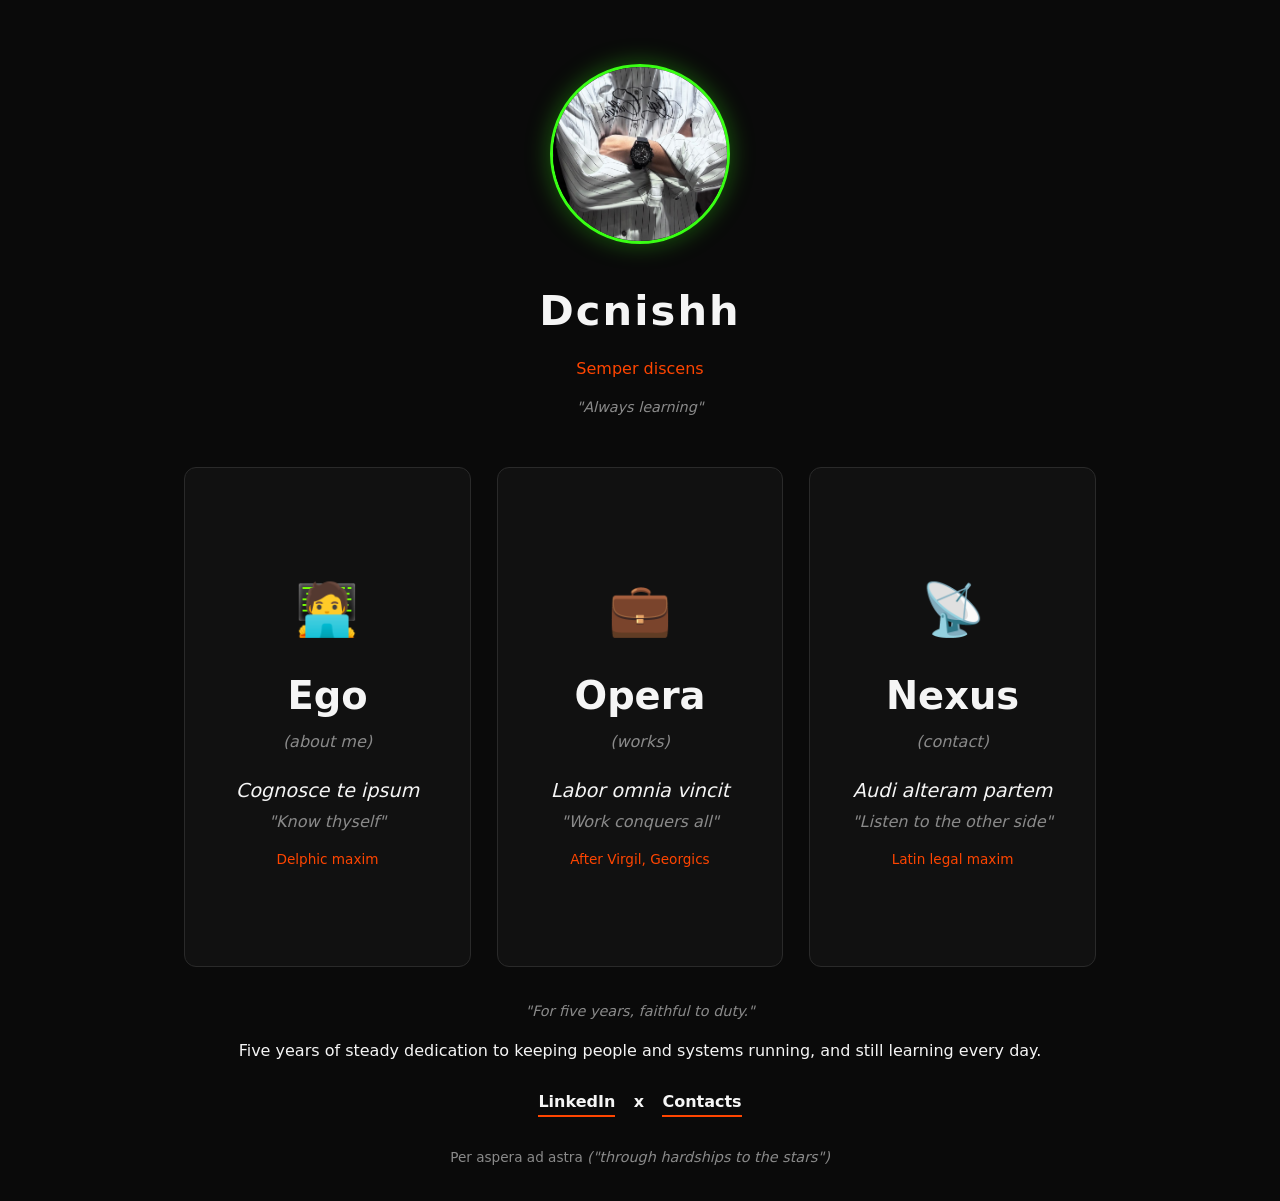
<file: index.html>
<!doctype html>
<!-- // This line tells the browser "this is a modern HTML5 page". -->
<html lang="en">
  <head>
    <!-- // charset lets the browser display all characters correctly. -->
    <meta charset="UTF-8" />
    <!-- // viewport makes the page fit properly on phones. -->
    <meta name="viewport" content="width=device-width, initial-scale=1.0" />
    <!-- // The text shown on the browser tab. "Domus" = home (Latin). -->
    <title>Domus 2</title>
    <!-- // Connects this page to our stylesheet (the design file). -->
    <link rel="stylesheet" href="style.css" />
  </head>

  <body>
    <!-- // main holds everything in the middle of the page. -->
   <main class="wide">
      <!-- // Your profile photo. Put your picture in the "images" folder and name it profile.jpg.
           alt describes the picture for screen readers. -->
      <img class="profile" src="Images/me2.jpeg" alt="Portrait of me" />

      <!-- // Your name. Replace YOUR NAME. -->
      <h1>Dcnishh</h1>

      <!-- // A short Latin tagline with its meaning below it. -->
      <p class="tagline">Semper discens</p>
      <p class="meaning">"Always learning"</p>

      <!-- // The directory (navigation menu). Each link opens another page.
           Ego = I/me, Opera = works, Nexus = connection.
           Nexus is planned for a later step. -->
      <!-- // PANELS: each <a> is one clickable box. The whole box is the link. -->
<nav class="panels large">

  <a class="panel" href="about.html">
  <span class="icon">&#x1F9D1;&#x200D;&#x1F4BB;</span>   <!-- // the emoji, shown above the title -->
    <h2>  Ego</h2>                                   <!-- // title -->
    <p class="meaning">(about me)</p>              <!-- // English meaning of the title -->
    <p class="latin">Cognosce te ipsum</p>         <!-- // Latin description -->
    <p class="meaning">"Know thyself"</p>          <!-- // its translation -->
    <p class="source">Delphic maxim</p>            <!-- // where the idea comes from -->
  </a>

  <a class="panel" href="opera/opera.html">
    <span class="icon">&#x1F4BC;</span>    <!-- // the emoji, shown above the title -->
    <h2>Opera</h2>
    <p class="meaning">(works)</p>
    <p class="latin">Labor omnia vincit</p>
    <p class="meaning">"Work conquers all"</p>
    <p class="source">After Virgil, Georgics</p>
  </a>




  <a class="panel" href="#">
    <span class="icon">&#x1F4E1;</span>
    <h2>Nexus</h2>
    <p class="meaning">(contact)</p>
    <p class="latin">Audi alteram partem</p>
    <p class="meaning">"Listen to the other side"</p>
    <p class="source">Latin legal maxim</p>
  </a>

</nav>

<!-- // DEDICATION: a quiet closing statement under the panels. -->
<section class="dedication">
  
  
  <p class="meaning">"For five years, faithful to duty."</p>         <!-- // its translation -->
  <p class="note">
    Five years of steady dedication to keeping people and systems running,
    and still learning every day.
  </p>                                                                <!-- // plain English version -->
</section>

<!-- // SOCIAL LINKS: LinkedIn and Contacts, separated by an "x". -->
<p class="links">
  <a href="https://www.linkedin.com/in/YOUR-PROFILE" target="_blank" rel="noopener noreferrer">LinkedIn</a>
  <span class="sep">x</span>
  <a href="mailto:you@example.com">Contacts</a>
</p>
</main>
    <!-- // Footer at the bottom of the page. -->
    <footer>
      Per aspera ad astra
      <span class="meaning">("through hardships to the stars")</span>
    </footer>
  </body>
</html>
</file>
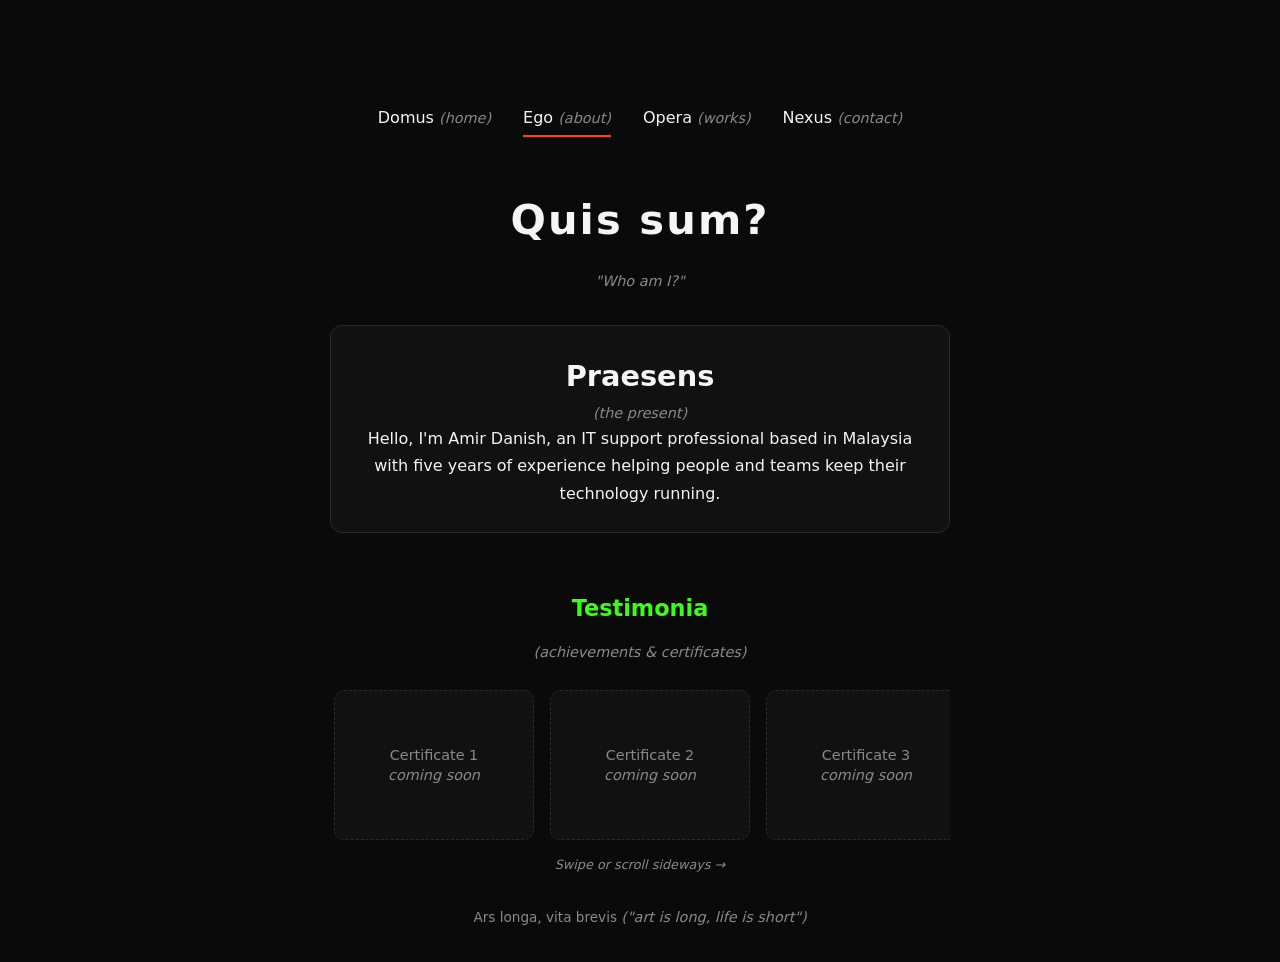
<file: about.html>
<!DOCTYPE html>
<!-- // Same structure as index.html, different content. -->
<html lang="en">
  <head>
    <meta charset="UTF-8" />
    <meta name="viewport" content="width=device-width, initial-scale=1.0" />
    <!-- // Tab name: "Ego" = I / myself (Latin). -->
    <title>Ego</title>
    <link rel="stylesheet" href="style.css" />
  </head>

  <body>
    <main class="wide">
      <!-- // The same menu as the landing page, so visitors can move around.
           class="active" marks the page we are currently on. -->
      <nav>
        <a href="index.html">Domus <span class="meaning">(home)</span></a>
        <a href="about.html" class="active">Ego <span class="meaning">(about)</span></a>
        <a href="opera/opera.html">Opera <span class="meaning">(works)</span></a>
        <a href="#">Nexus <span class="meaning">(contact)</span></a>
      </nav>

      <!-- // Page heading: "Quis sum?" = Who am I? -->
      <h1 style="margin-top: 3rem">Quis sum?</h1>
      <p class="meaning">"Who am I?"</p>

      <!-- // Three panels: present, past, future. Same look as the landing page. -->
<section class="panels about-panels about-single">

  <div class="panel">
    <h2>Praesens</h2>
    <p class="meaning">(the present)</p>
    <p class="body-text">
      Hello, I'm Amir Danish, an IT support professional based in Malaysia with five years of
      experience helping people and teams keep their technology running.
    </p>
  </div>

</section>

<!-- // PRAETERITUM + FUTURUM: hidden for now (Draft A has one information panel).
     Remove the comment markers around this block to bring them back.
<section class="panels about-panels">
  <div class="panel">
    <h2>Praeteritum</h2>
    <p class="meaning">(the past)</p>
    <p class="body-text">To be completed</p>
  </div>
  <div class="panel">
    <h2>Futurum</h2>
    <p class="meaning">(the future)</p>
    <p class="body-text">To be completed</p>
  </div>
</section>
-->

<!-- // ACHIEVEMENTS: a strip you swipe or scroll sideways. Each .cert is one certificate.
     Until the scans are ready, the dashed placeholders below hold their place. -->
<h2 class="section-title">Testimonia</h2>
<p class="meaning">(achievements &amp; certificates)</p>

<div class="cert-strip">
  <div class="cert placeholder">Certificate 1<br><span class="meaning">coming soon</span></div>
  <div class="cert placeholder">Certificate 2<br><span class="meaning">coming soon</span></div>
  <div class="cert placeholder">Certificate 3<br><span class="meaning">coming soon</span></div>
  <div class="cert placeholder">Certificate 4<br><span class="meaning">coming soon</span></div>
  <div class="cert placeholder">Certificate 5<br><span class="meaning">coming soon</span></div>
  <div class="cert placeholder">Certificate 6<br><span class="meaning">coming soon</span></div>

  <!-- // WHEN A SCAN IS READY: save it in the Images folder, then replace one placeholder with:
  <a class="cert" href="Images/cert1.jpg"><img src="Images/cert1.jpg" alt="Certificate 1 name"></a>
  Tapping it opens the full-size file. For a PDF, link to it: href="Images/cert1.pdf" -->
</div>
<p class="meaning swipe-hint">Swipe or scroll sideways &rarr;</p>
    </main>

    <footer>Ars longa, vita brevis <span class="meaning">("art is long, life is short")</span></footer>
  </body>
</html>
</file>
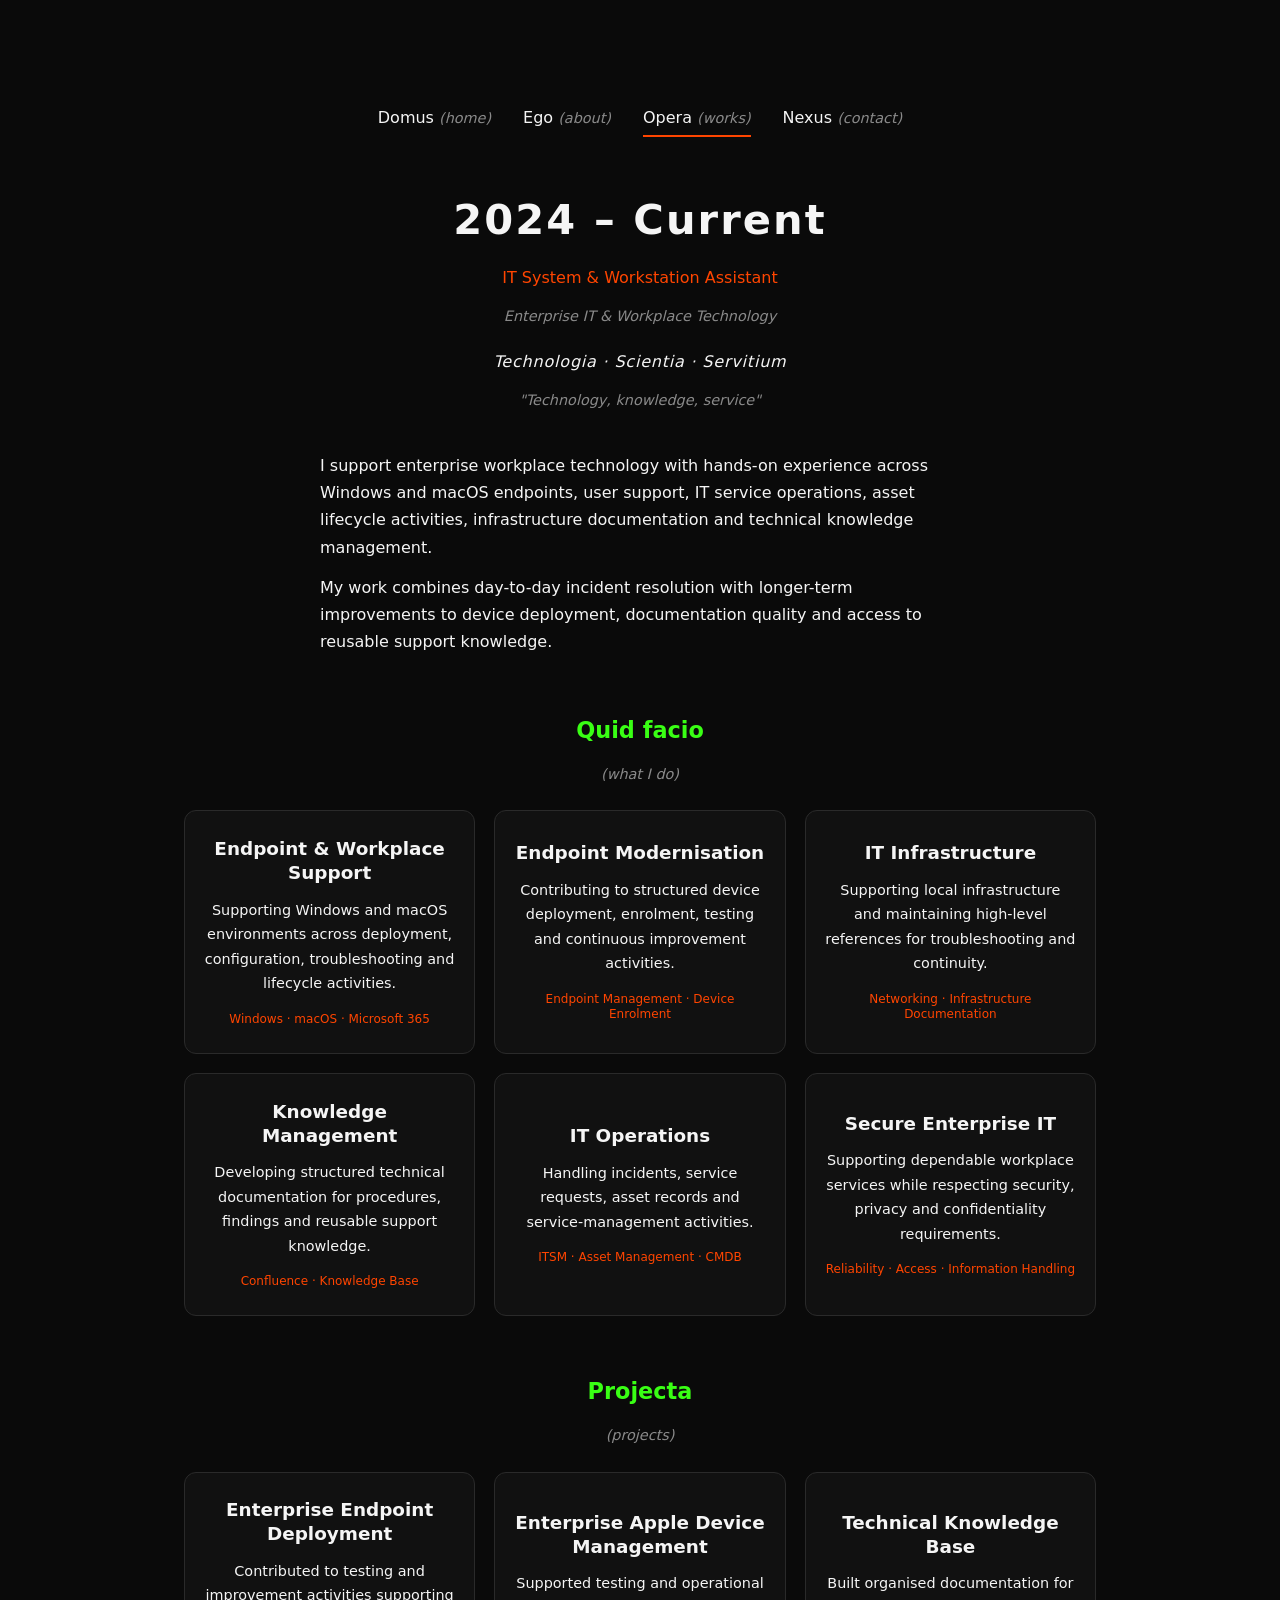
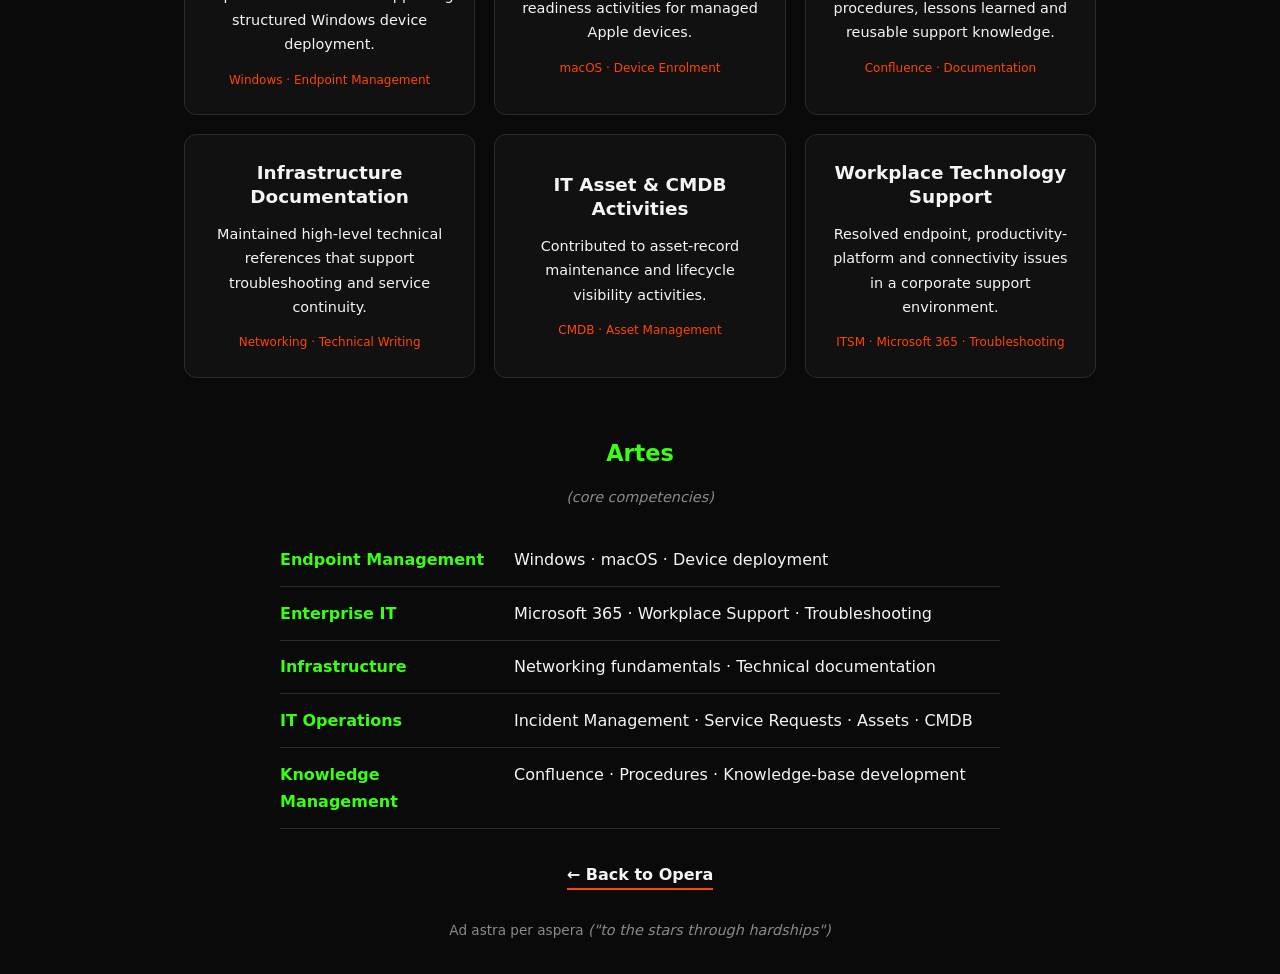
<file: opera-2024.html>
<!DOCTYPE html>
<!-- // Detail page for the "2024 - Current" panel on opera.html.
     Public-safe: high-level only. No internal systems, tickets, names or configurations. -->
<html lang="en">
  <head>
    <meta charset="UTF-8" />
    <meta name="viewport" content="width=device-width, initial-scale=1.0" />
    <title>Opera | 2024 &ndash; Current</title>
    <link rel="stylesheet" href="style.css" />
  </head>

  <body>
    <main class="wide">
      <nav>
        <a href="index.html">Domus <span class="meaning">(home)</span></a>
        <a href="about.html">Ego <span class="meaning">(about)</span></a>
        <a href="opera.html" class="active">Opera <span class="meaning">(works)</span></a>
        <a href="#">Nexus <span class="meaning">(contact)</span></a>
      </nav>

      <!-- // Heading: the period, the role, and a Latin triad (technology, knowledge, service). -->
      <h1 style="margin-top: 3rem">2024 &ndash; Current</h1>
      <p class="tagline">IT System &amp; Workstation Assistant</p>
      <p class="meaning">Enterprise IT &amp; Workplace Technology</p>
      <p class="latin-line">Technologia &middot; Scientia &middot; Servitium</p>
      <p class="meaning">"Technology, knowledge, service"</p>

      <!-- // PROFILE: a short public-facing introduction. -->
      <section class="intro">
        <p>
          I support enterprise workplace technology with hands-on experience across Windows and
          macOS endpoints, user support, IT service operations, asset lifecycle activities,
          infrastructure documentation and technical knowledge management.
        </p>
        <p>
          My work combines day-to-day incident resolution with longer-term improvements to device
          deployment, documentation quality and access to reusable support knowledge.
        </p>
      </section>

      <!-- // WHAT I DO: six areas of work. -->
      <h2 class="section-title">Quid facio</h2>
      <p class="meaning">(what I do)</p>
      <section class="panels compact">

        <div class="panel">
          <h2>Endpoint &amp; Workplace Support</h2>
          <p class="body-text">Supporting Windows and macOS environments across deployment, configuration, troubleshooting and lifecycle activities.</p>
          <p class="source">Windows &middot; macOS &middot; Microsoft 365</p>
        </div>

        <div class="panel">
          <h2>Endpoint Modernisation</h2>
          <p class="body-text">Contributing to structured device deployment, enrolment, testing and continuous improvement activities.</p>
          <p class="source">Endpoint Management &middot; Device Enrolment</p>
        </div>

        <div class="panel">
          <h2>IT Infrastructure</h2>
          <p class="body-text">Supporting local infrastructure and maintaining high-level references for troubleshooting and continuity.</p>
          <p class="source">Networking &middot; Infrastructure Documentation</p>
        </div>

        <div class="panel">
          <h2>Knowledge Management</h2>
          <p class="body-text">Developing structured technical documentation for procedures, findings and reusable support knowledge.</p>
          <p class="source">Confluence &middot; Knowledge Base</p>
        </div>

        <div class="panel">
          <h2>IT Operations</h2>
          <p class="body-text">Handling incidents, service requests, asset records and service-management activities.</p>
          <p class="source">ITSM &middot; Asset Management &middot; CMDB</p>
        </div>

        <div class="panel">
          <h2>Secure Enterprise IT</h2>
          <p class="body-text">Supporting dependable workplace services while respecting security, privacy and confidentiality requirements.</p>
          <p class="source">Reliability &middot; Access &middot; Information Handling</p>
        </div>

      </section>

      <!-- // PROJECTS: public-safe stories that focus on transferable capability. -->
      <h2 class="section-title">Projecta</h2>
      <p class="meaning">(projects)</p>
      <section class="panels compact">

        <div class="panel">
          <h2>Enterprise Endpoint Deployment</h2>
          <p class="body-text">Contributed to testing and improvement activities supporting structured Windows device deployment.</p>
          <p class="source">Windows &middot; Endpoint Management</p>
        </div>

        <div class="panel">
          <h2>Enterprise Apple Device Management</h2>
          <p class="body-text">Supported testing and operational readiness activities for managed Apple devices.</p>
          <p class="source">macOS &middot; Device Enrolment</p>
        </div>

        <div class="panel">
          <h2>Technical Knowledge Base</h2>
          <p class="body-text">Built organised documentation for procedures, lessons learned and reusable support knowledge.</p>
          <p class="source">Confluence &middot; Documentation</p>
        </div>

        <div class="panel">
          <h2>Infrastructure Documentation</h2>
          <p class="body-text">Maintained high-level technical references that support troubleshooting and service continuity.</p>
          <p class="source">Networking &middot; Technical Writing</p>
        </div>

        <div class="panel">
          <h2>IT Asset &amp; CMDB Activities</h2>
          <p class="body-text">Contributed to asset-record maintenance and lifecycle visibility activities.</p>
          <p class="source">CMDB &middot; Asset Management</p>
        </div>

        <div class="panel">
          <h2>Workplace Technology Support</h2>
          <p class="body-text">Resolved endpoint, productivity-platform and connectivity issues in a corporate support environment.</p>
          <p class="source">ITSM &middot; Microsoft 365 &middot; Troubleshooting</p>
        </div>

      </section>

      <!-- // CORE COMPETENCIES -->
      <h2 class="section-title">Artes</h2>
      <p class="meaning">(core competencies)</p>
      <section class="competencies">
        <div class="row"><span class="label">Endpoint Management</span><span>Windows &middot; macOS &middot; Device deployment</span></div>
        <div class="row"><span class="label">Enterprise IT</span><span>Microsoft 365 &middot; Workplace Support &middot; Troubleshooting</span></div>
        <div class="row"><span class="label">Infrastructure</span><span>Networking fundamentals &middot; Technical documentation</span></div>
        <div class="row"><span class="label">IT Operations</span><span>Incident Management &middot; Service Requests &middot; Assets &middot; CMDB</span></div>
        <div class="row"><span class="label">Knowledge Management</span><span>Confluence &middot; Procedures &middot; Knowledge-base development</span></div>
      </section>

      <!-- // BACK LINK to the Opera timeline. -->
      <p class="links"><a href="opera.html">&larr; Back to Opera</a></p>
    </main>

    <footer>Ad astra per aspera <span class="meaning">("to the stars through hardships")</span></footer>
  </body>
</html>
</file>
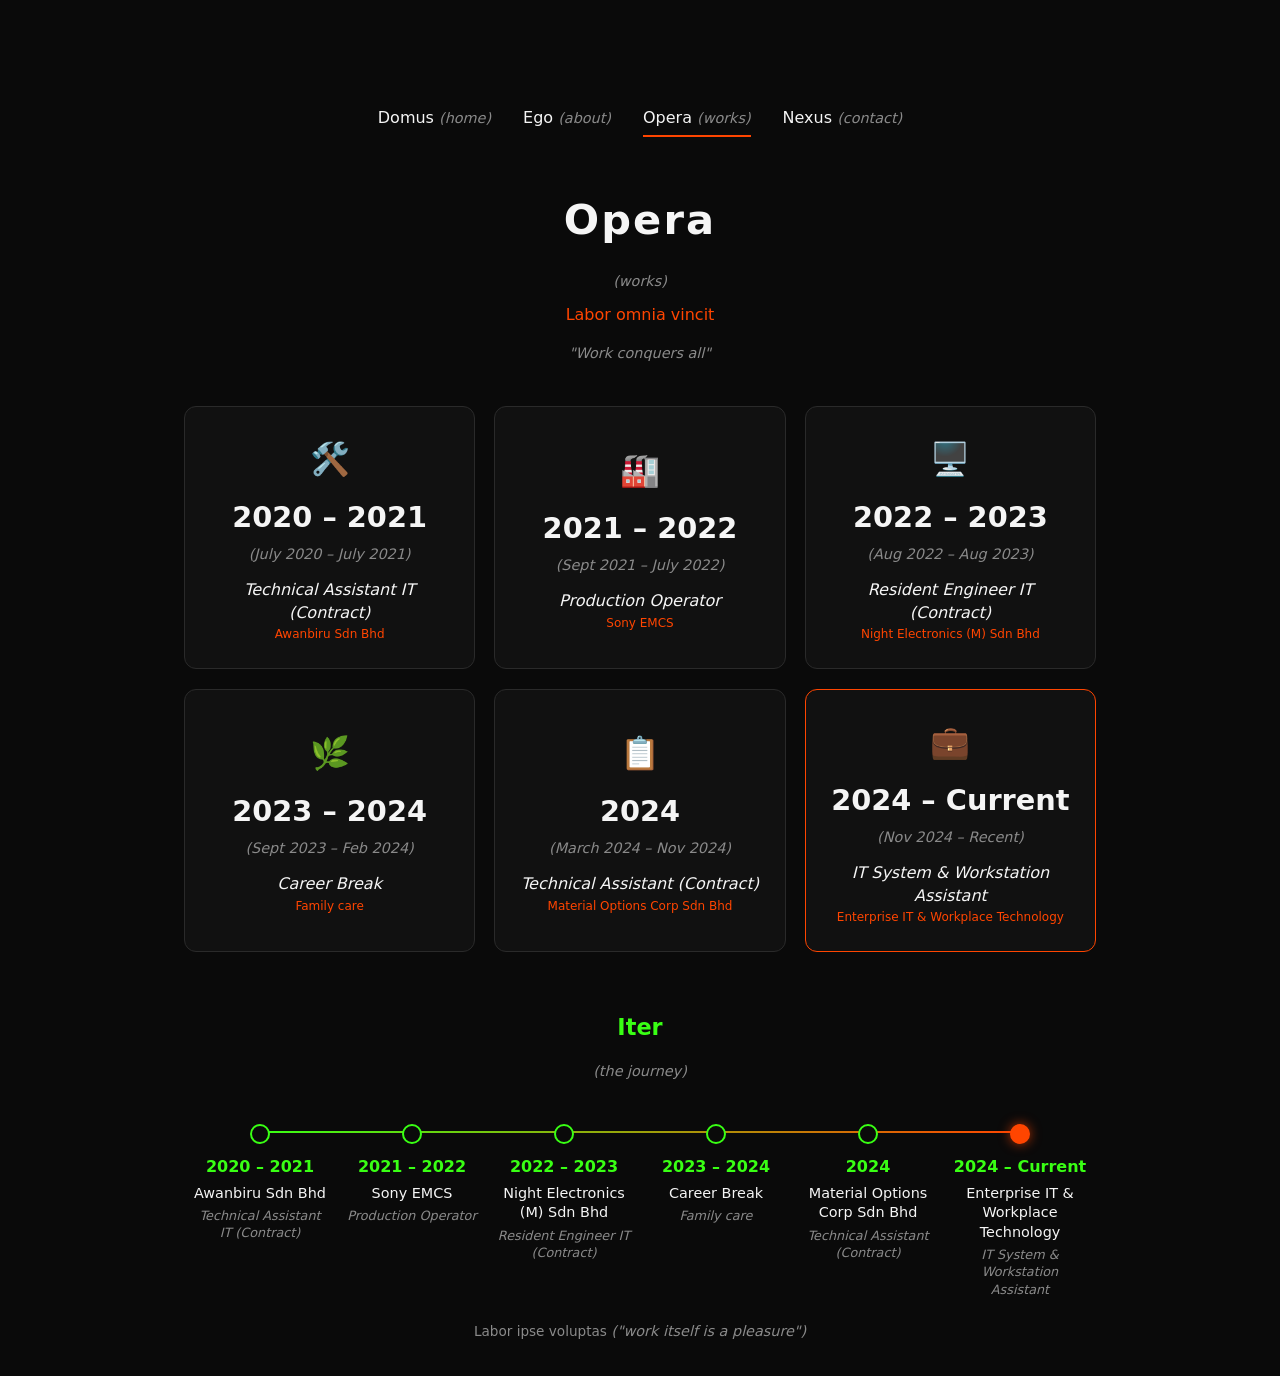
<file: opera/opera.html>
<!DOCTYPE html>
<!-- // Opera = works. This file lives in the opera/ folder, so links to the main site start with "../". Layout: 6 panels + 6 panels + a timeline "pipeline" underneath.
     Public-safe: company names, designations and years only. No long descriptions. -->
<html lang="en">
  <head>
    <meta charset="UTF-8" />
    <meta name="viewport" content="width=device-width, initial-scale=1.0" />
    <!-- // Tab name: "Opera" = works (Latin). -->
    <title>Opera</title>
    <link rel="stylesheet" href="../style.css" />
  </head>

  <body>
    <main class="wide" id="top">
      <!-- // The same menu as the other pages. class="active" marks the page we are on. -->
      <nav>
        <a href="../index.html">Domus <span class="meaning">(home)</span></a>
        <a href="../about.html">Ego <span class="meaning">(about)</span></a>
        <a href="opera.html" class="active">Opera <span class="meaning">(works)</span></a>
        <a href="#">Nexus <span class="meaning">(contact)</span></a>
      </nav>

      <!-- // Page heading -->
      <h1 style="margin-top: 3rem">Opera</h1>
      <p class="meaning">(works)</p>
      <p class="tagline">Labor omnia vincit</p>
      <p class="meaning">"Work conquers all"</p>

      <!-- // 6 PANELS: oldest first, newest last (read left to right, then next row).
           Each panel = years (big), exact months (grey), designation (white italic), company (orange).
           Each panel is a link (href="...") that opens that period's page. All period pages use
           opera-2024.html as their template. To edit a panel, change the text inside it. -->
      <section class="panels opera-panels">

        <a class="panel" href="pages/opera-2020.html">
          <span class="icon">&#x1F6E0;&#xFE0F;</span>
          <h2>2020 &ndash; 2021</h2>
          <p class="meaning">(July 2020 &ndash; July 2021)</p>
          <p class="latin">Technical Assistant IT (Contract)</p>
          <p class="source">Awanbiru Sdn Bhd</p>
        </a>

        <a class="panel" href="pages/opera-2021.html">
          <span class="icon">&#x1F3ED;</span>
          <h2>2021 &ndash; 2022</h2>
          <p class="meaning">(Sept 2021 &ndash; July 2022)</p>
          <p class="latin">Production Operator</p>
          <p class="source">Sony EMCS</p>
        </a>

        <a class="panel" href="pages/opera-2022.html">
          <span class="icon">&#x1F5A5;&#xFE0F;</span>
          <h2>2022 &ndash; 2023</h2>
          <p class="meaning">(Aug 2022 &ndash; Aug 2023)</p>
          <p class="latin">Resident Engineer IT (Contract)</p>
          <p class="source">Night Electronics (M) Sdn Bhd</p>
        </a>

        <a class="panel" href="pages/opera-2023.html">
          <span class="icon">&#x1F33F;</span>
          <h2>2023 &ndash; 2024</h2>
          <p class="meaning">(Sept 2023 &ndash; Feb 2024)</p>
          <p class="latin">Career Break</p>
          <p class="source">Family care</p>
        </a>

        <a class="panel" href="pages/opera-2024-early.html">
          <span class="icon">&#x1F4CB;</span>
          <h2>2024</h2>
          <p class="meaning">(March 2024 &ndash; Nov 2024)</p>
          <p class="latin">Technical Assistant (Contract)</p>
          <p class="source">Material Options Corp Sdn Bhd</p>
        </a>

        <a class="panel current" href="pages/opera-2024.html">
          <span class="icon">&#x1F4BC;</span>
          <h2>2024 &ndash; Current</h2>
          <p class="meaning">(Nov 2024 &ndash; Recent)</p>
          <p class="latin">IT System &amp; Workstation Assistant</p>
          <p class="source">Enterprise IT &amp; Workplace Technology</p>
        </a>

      </section>

      <!-- // PIPELINE: the same six steps as a simple timeline line, oldest on the left.
           Each step = years, company, designation. The last step (class="current") glows orange.
           On phones the line turns vertical. -->
      <h2 class="section-title">Iter</h2>
      <p class="meaning">(the journey)</p>
      <ol class="pipeline">
        <li class="step">
          <span class="year">2020 &ndash; 2021</span>
          <span class="company">Awanbiru Sdn Bhd</span>
          <span class="role">Technical Assistant IT (Contract)</span>
        </li>
        <li class="step">
          <span class="year">2021 &ndash; 2022</span>
          <span class="company">Sony EMCS</span>
          <span class="role">Production Operator</span>
        </li>
        <li class="step">
          <span class="year">2022 &ndash; 2023</span>
          <span class="company">Night Electronics (M) Sdn Bhd</span>
          <span class="role">Resident Engineer IT (Contract)</span>
        </li>
        <li class="step">
          <span class="year">2023 &ndash; 2024</span>
          <span class="company">Career Break</span>
          <span class="role">Family care</span>
        </li>
        <li class="step">
          <span class="year">2024</span>
          <span class="company">Material Options Corp Sdn Bhd</span>
          <span class="role">Technical Assistant (Contract)</span>
        </li>
        <li class="step current">
          <span class="year">2024 &ndash; Current</span>
          <span class="company">Enterprise IT &amp; Workplace Technology</span>
          <span class="role">IT System &amp; Workstation Assistant</span>
        </li>
      </ol>
    </main>

    <footer>Labor ipse voluptas <span class="meaning">("work itself is a pleasure")</span></footer>
  </body>
</html>
</file>
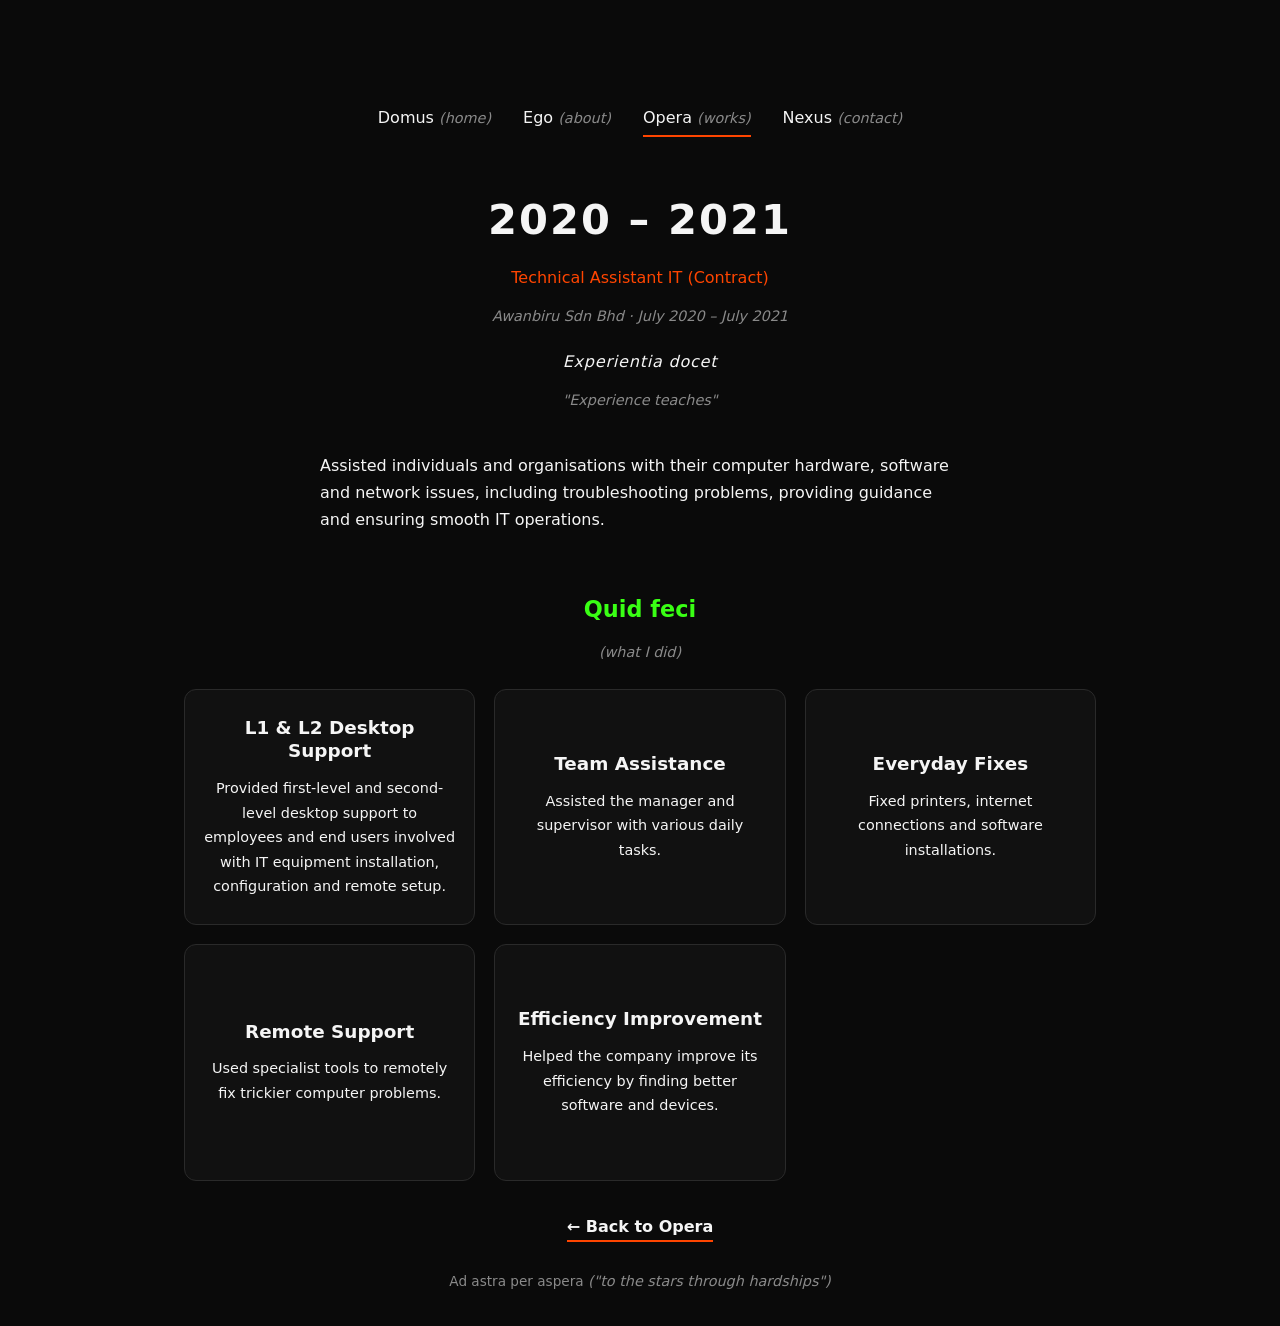
<file: opera/pages/opera-2020.html>
<!DOCTYPE html>
<!-- // Period page built from the opera-2024.html template.
     Public-safe: high-level wording only. No client names, sites, tickets or internal details. -->
<html lang="en">
  <head>
    <meta charset="UTF-8" />
    <meta name="viewport" content="width=device-width, initial-scale=1.0" />
    <title>Opera | 2020 &ndash; 2021</title>
    <link rel="stylesheet" href="../../style.css" />
  </head>

  <body>
    <main class="wide">
      <nav>
        <a href="../../index.html">Domus <span class="meaning">(home)</span></a>
        <a href="../../about.html">Ego <span class="meaning">(about)</span></a>
        <a href="../opera.html" class="active">Opera <span class="meaning">(works)</span></a>
        <a href="#">Nexus <span class="meaning">(contact)</span></a>
      </nav>

      <!-- // Heading: the period, the role, the company + exact dates, and a Latin motto. -->
      <h1 style="margin-top: 3rem">2020 &ndash; 2021</h1>
      <p class="tagline">Technical Assistant IT (Contract)</p>
      <p class="meaning">Awanbiru Sdn Bhd &middot; July 2020 &ndash; July 2021</p>
      <p class="latin-line">Experientia docet</p>
      <p class="meaning">"Experience teaches"</p>

      <!-- // SUMMARY: a short introduction to this period. -->
      <section class="intro">
        <p>
          Assisted individuals and organisations with their computer hardware, software and network issues, including troubleshooting problems, providing guidance and ensuring smooth IT operations.
        </p>
      </section>

      <!-- // WHAT I DID: one panel per point. Same compact panels as the 2024 template. -->
      <h2 class="section-title">Quid feci</h2>
      <p class="meaning">(what I did)</p>
      <section class="panels compact">

        <div class="panel">
          <h2>L1 &amp; L2 Desktop Support</h2>
          <p class="body-text">Provided first-level and second-level desktop support to employees and end users involved with IT equipment installation, configuration and remote setup.</p>
        </div>

        <div class="panel">
          <h2>Team Assistance</h2>
          <p class="body-text">Assisted the manager and supervisor with various daily tasks.</p>
        </div>

        <div class="panel">
          <h2>Everyday Fixes</h2>
          <p class="body-text">Fixed printers, internet connections and software installations.</p>
        </div>

        <div class="panel">
          <h2>Remote Support</h2>
          <p class="body-text">Used specialist tools to remotely fix trickier computer problems.</p>
        </div>

        <div class="panel">
          <h2>Efficiency Improvement</h2>
          <p class="body-text">Helped the company improve its efficiency by finding better software and devices.</p>
        </div>

      </section>

      <!-- // BACK LINK to the Opera timeline. -->
      <p class="links"><a href="../opera.html">&larr; Back to Opera</a></p>
    </main>

    <footer>Ad astra per aspera <span class="meaning">("to the stars through hardships")</span></footer>
  </body>
</html>
</file>
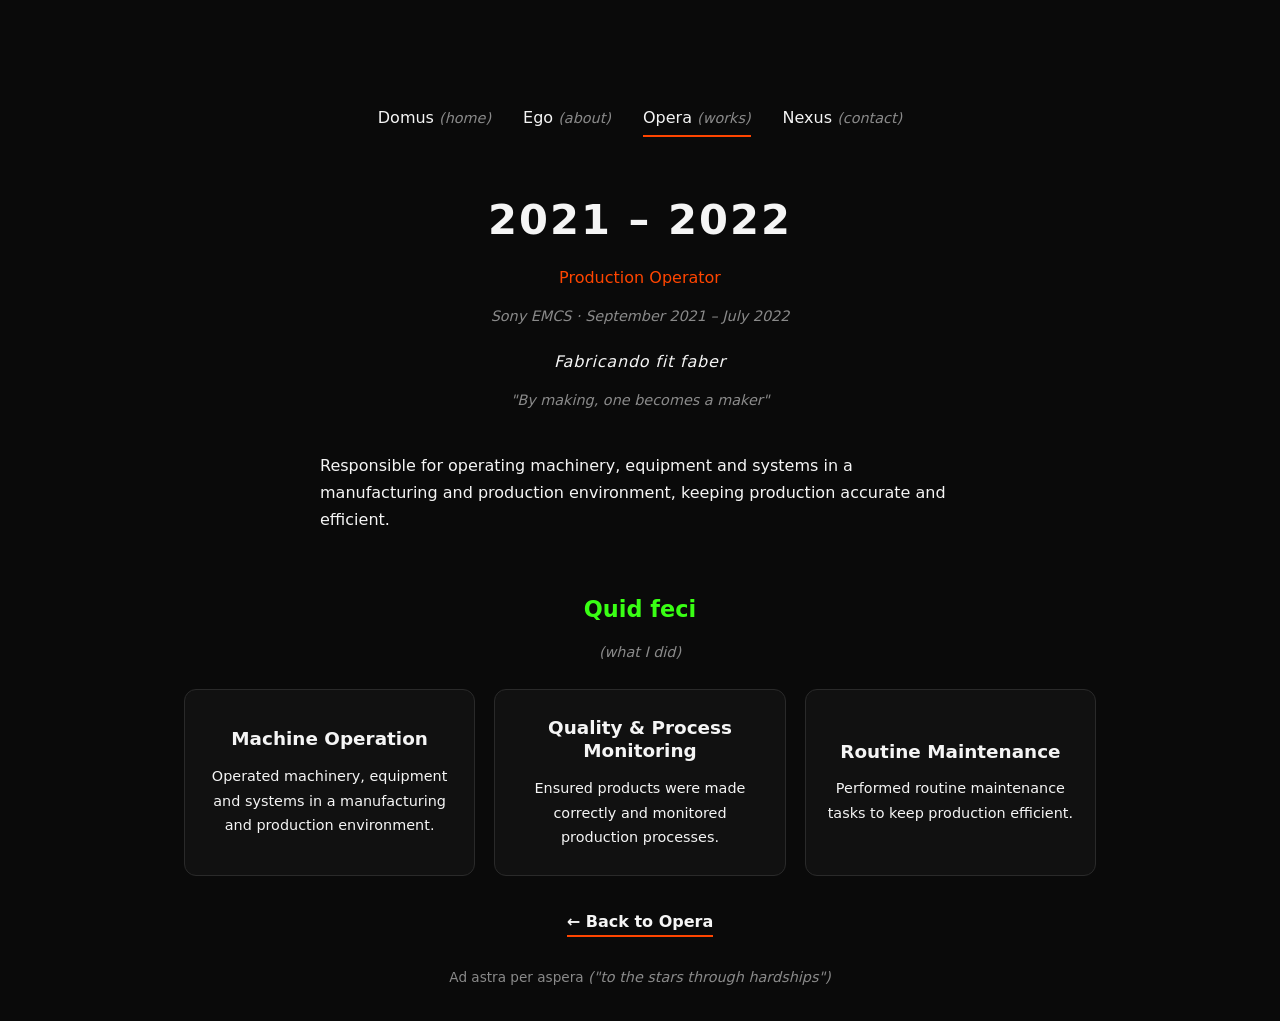
<file: opera/pages/opera-2021.html>
<!DOCTYPE html>
<!-- // Period page built from the opera-2024.html template.
     Public-safe: high-level wording only. No client names, sites, tickets or internal details. -->
<html lang="en">
  <head>
    <meta charset="UTF-8" />
    <meta name="viewport" content="width=device-width, initial-scale=1.0" />
    <title>Opera | 2021 &ndash; 2022</title>
    <link rel="stylesheet" href="../../style.css" />
  </head>

  <body>
    <main class="wide">
      <nav>
        <a href="../../index.html">Domus <span class="meaning">(home)</span></a>
        <a href="../../about.html">Ego <span class="meaning">(about)</span></a>
        <a href="../opera.html" class="active">Opera <span class="meaning">(works)</span></a>
        <a href="#">Nexus <span class="meaning">(contact)</span></a>
      </nav>

      <!-- // Heading: the period, the role, the company + exact dates, and a Latin motto. -->
      <h1 style="margin-top: 3rem">2021 &ndash; 2022</h1>
      <p class="tagline">Production Operator</p>
      <p class="meaning">Sony EMCS &middot; September 2021 &ndash; July 2022</p>
      <p class="latin-line">Fabricando fit faber</p>
      <p class="meaning">"By making, one becomes a maker"</p>

      <!-- // SUMMARY: a short introduction to this period. -->
      <section class="intro">
        <p>
          Responsible for operating machinery, equipment and systems in a manufacturing and production environment, keeping production accurate and efficient.
        </p>
      </section>

      <!-- // WHAT I DID: one panel per point. Same compact panels as the 2024 template. -->
      <h2 class="section-title">Quid feci</h2>
      <p class="meaning">(what I did)</p>
      <section class="panels compact">

        <div class="panel">
          <h2>Machine Operation</h2>
          <p class="body-text">Operated machinery, equipment and systems in a manufacturing and production environment.</p>
        </div>

        <div class="panel">
          <h2>Quality &amp; Process Monitoring</h2>
          <p class="body-text">Ensured products were made correctly and monitored production processes.</p>
        </div>

        <div class="panel">
          <h2>Routine Maintenance</h2>
          <p class="body-text">Performed routine maintenance tasks to keep production efficient.</p>
        </div>

      </section>

      <!-- // BACK LINK to the Opera timeline. -->
      <p class="links"><a href="../opera.html">&larr; Back to Opera</a></p>
    </main>

    <footer>Ad astra per aspera <span class="meaning">("to the stars through hardships")</span></footer>
  </body>
</html>
</file>
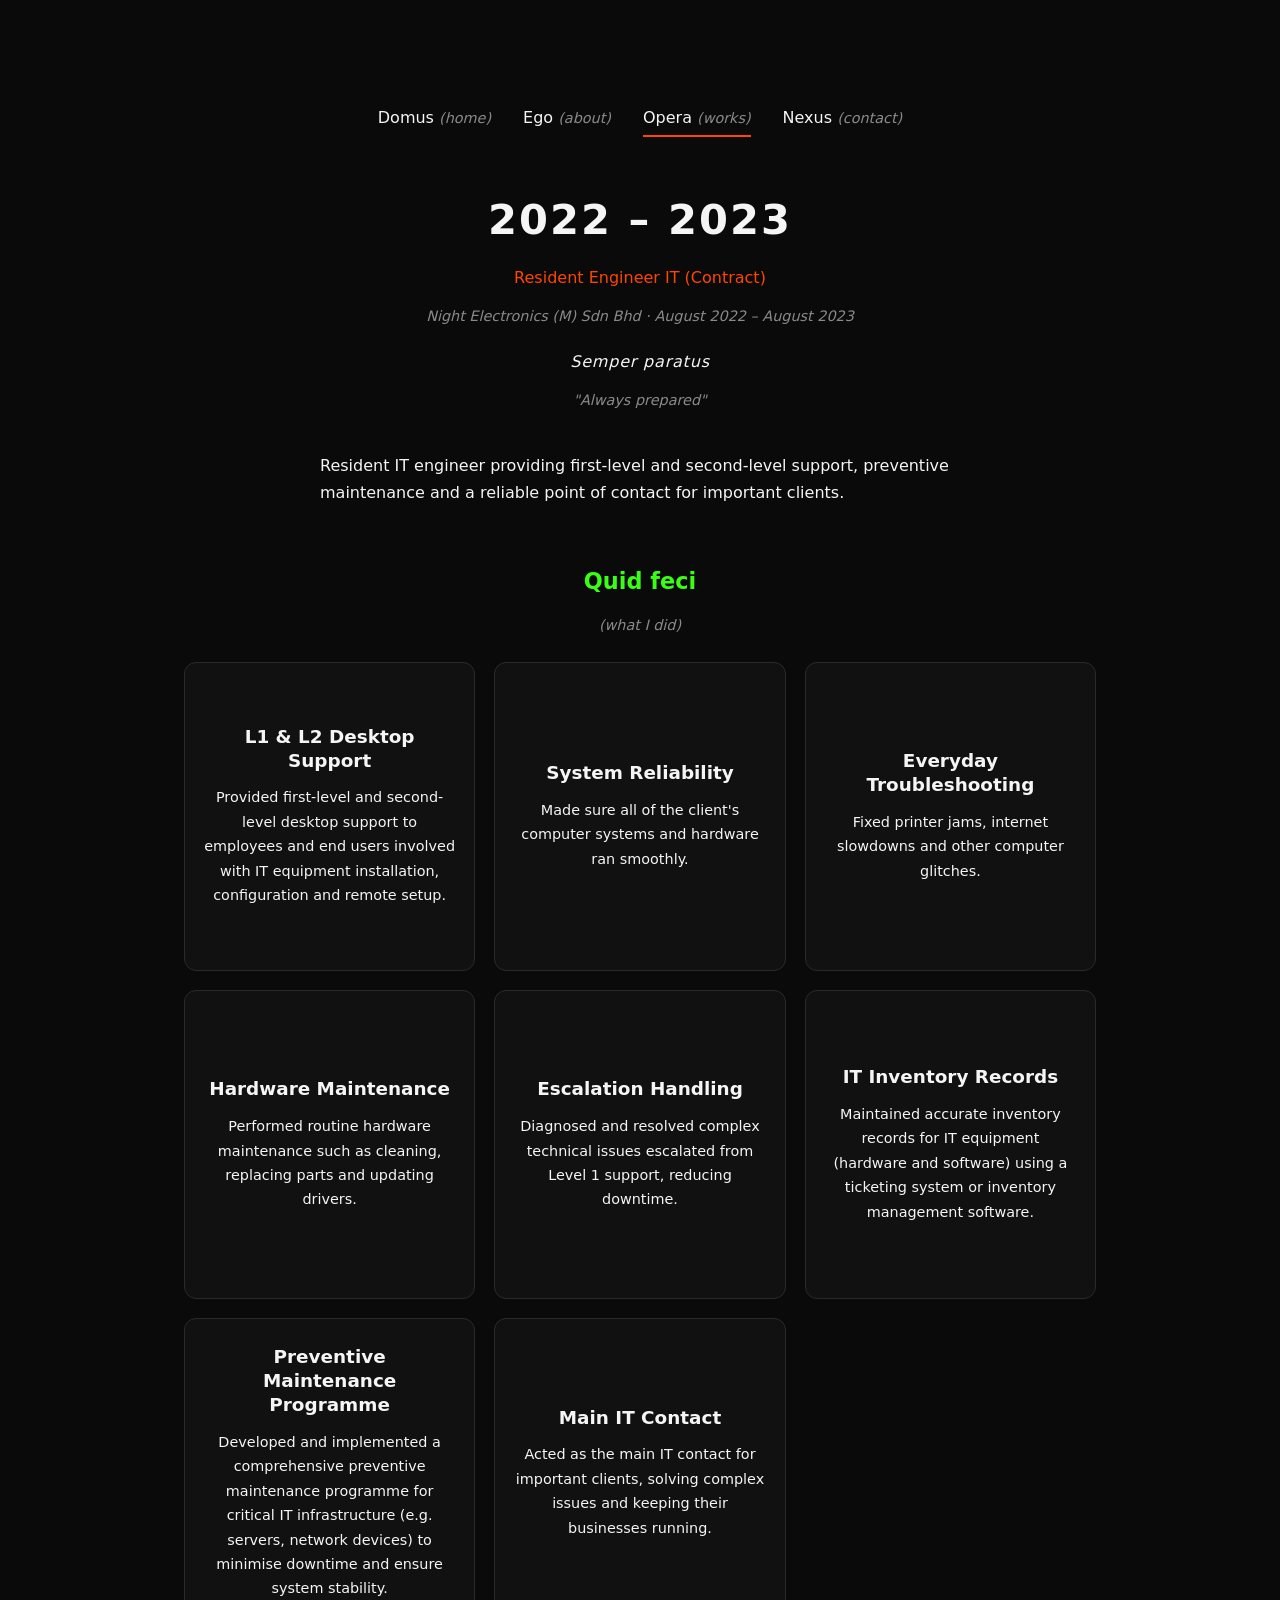
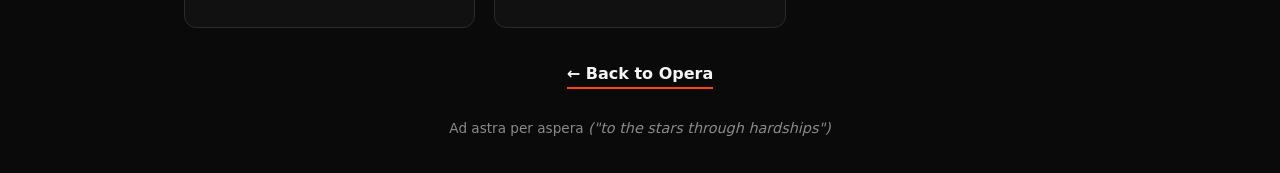
<file: opera/pages/opera-2022.html>
<!DOCTYPE html>
<!-- // Period page built from the opera-2024.html template.
     Public-safe: high-level wording only. No client names, sites, tickets or internal details. -->
<html lang="en">
  <head>
    <meta charset="UTF-8" />
    <meta name="viewport" content="width=device-width, initial-scale=1.0" />
    <title>Opera | 2022 &ndash; 2023</title>
    <link rel="stylesheet" href="../../style.css" />
  </head>

  <body>
    <main class="wide">
      <nav>
        <a href="../../index.html">Domus <span class="meaning">(home)</span></a>
        <a href="../../about.html">Ego <span class="meaning">(about)</span></a>
        <a href="../opera.html" class="active">Opera <span class="meaning">(works)</span></a>
        <a href="#">Nexus <span class="meaning">(contact)</span></a>
      </nav>

      <!-- // Heading: the period, the role, the company + exact dates, and a Latin motto. -->
      <h1 style="margin-top: 3rem">2022 &ndash; 2023</h1>
      <p class="tagline">Resident Engineer IT (Contract)</p>
      <p class="meaning">Night Electronics (M) Sdn Bhd &middot; August 2022 &ndash; August 2023</p>
      <p class="latin-line">Semper paratus</p>
      <p class="meaning">"Always prepared"</p>

      <!-- // SUMMARY: a short introduction to this period. -->
      <section class="intro">
        <p>
          Resident IT engineer providing first-level and second-level support, preventive maintenance and a reliable point of contact for important clients.
        </p>
      </section>

      <!-- // WHAT I DID: one panel per point. Same compact panels as the 2024 template. -->
      <h2 class="section-title">Quid feci</h2>
      <p class="meaning">(what I did)</p>
      <section class="panels compact">

        <div class="panel">
          <h2>L1 &amp; L2 Desktop Support</h2>
          <p class="body-text">Provided first-level and second-level desktop support to employees and end users involved with IT equipment installation, configuration and remote setup.</p>
        </div>

        <div class="panel">
          <h2>System Reliability</h2>
          <p class="body-text">Made sure all of the client's computer systems and hardware ran smoothly.</p>
        </div>

        <div class="panel">
          <h2>Everyday Troubleshooting</h2>
          <p class="body-text">Fixed printer jams, internet slowdowns and other computer glitches.</p>
        </div>

        <div class="panel">
          <h2>Hardware Maintenance</h2>
          <p class="body-text">Performed routine hardware maintenance such as cleaning, replacing parts and updating drivers.</p>
        </div>

        <div class="panel">
          <h2>Escalation Handling</h2>
          <p class="body-text">Diagnosed and resolved complex technical issues escalated from Level 1 support, reducing downtime.</p>
        </div>

        <div class="panel">
          <h2>IT Inventory Records</h2>
          <p class="body-text">Maintained accurate inventory records for IT equipment (hardware and software) using a ticketing system or inventory management software.</p>
        </div>

        <div class="panel">
          <h2>Preventive Maintenance Programme</h2>
          <p class="body-text">Developed and implemented a comprehensive preventive maintenance programme for critical IT infrastructure (e.g. servers, network devices) to minimise downtime and ensure system stability.</p>
        </div>

        <div class="panel">
          <h2>Main IT Contact</h2>
          <p class="body-text">Acted as the main IT contact for important clients, solving complex issues and keeping their businesses running.</p>
        </div>

      </section>

      <!-- // BACK LINK to the Opera timeline. -->
      <p class="links"><a href="../opera.html">&larr; Back to Opera</a></p>
    </main>

    <footer>Ad astra per aspera <span class="meaning">("to the stars through hardships")</span></footer>
  </body>
</html>
</file>
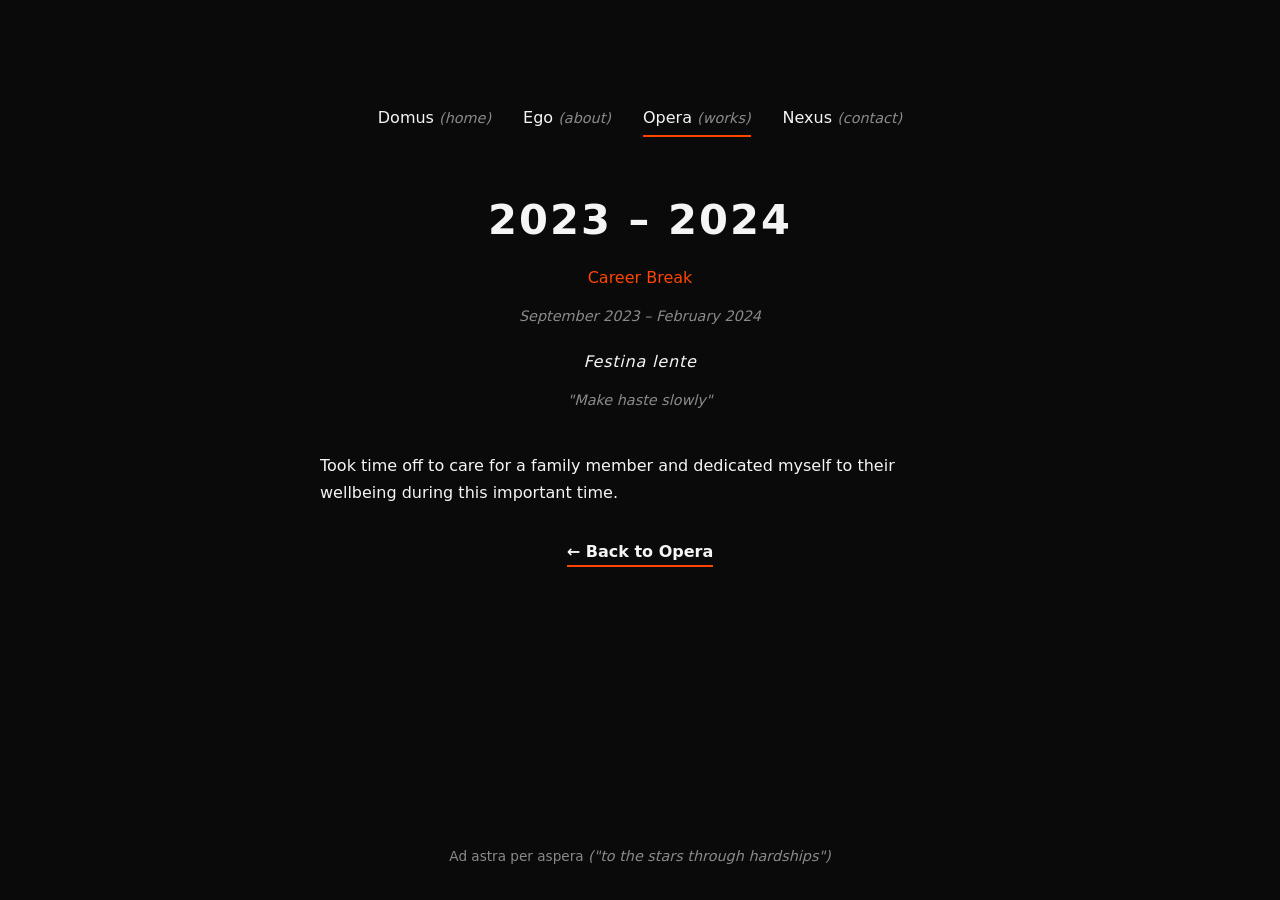
<file: opera/pages/opera-2023.html>
<!DOCTYPE html>
<!-- // Period page built from the opera-2024.html template.
     Public-safe: high-level wording only. No client names, sites, tickets or internal details. -->
<html lang="en">
  <head>
    <meta charset="UTF-8" />
    <meta name="viewport" content="width=device-width, initial-scale=1.0" />
    <title>Opera | 2023 &ndash; 2024</title>
    <link rel="stylesheet" href="../../style.css" />
  </head>

  <body>
    <main class="wide">
      <nav>
        <a href="../../index.html">Domus <span class="meaning">(home)</span></a>
        <a href="../../about.html">Ego <span class="meaning">(about)</span></a>
        <a href="../opera.html" class="active">Opera <span class="meaning">(works)</span></a>
        <a href="#">Nexus <span class="meaning">(contact)</span></a>
      </nav>

      <!-- // Heading: the period, the role, the company + exact dates, and a Latin motto. -->
      <h1 style="margin-top: 3rem">2023 &ndash; 2024</h1>
      <p class="tagline">Career Break</p>
      <p class="meaning">September 2023 &ndash; February 2024</p>
      <p class="latin-line">Festina lente</p>
      <p class="meaning">"Make haste slowly"</p>

      <!-- // SUMMARY: a short introduction to this period. -->
      <section class="intro">
        <p>
          Took time off to care for a family member and dedicated myself to their wellbeing during this important time.
        </p>
      </section>

      <!-- // BACK LINK to the Opera timeline. -->
      <p class="links"><a href="../opera.html">&larr; Back to Opera</a></p>
    </main>

    <footer>Ad astra per aspera <span class="meaning">("to the stars through hardships")</span></footer>
  </body>
</html>
</file>
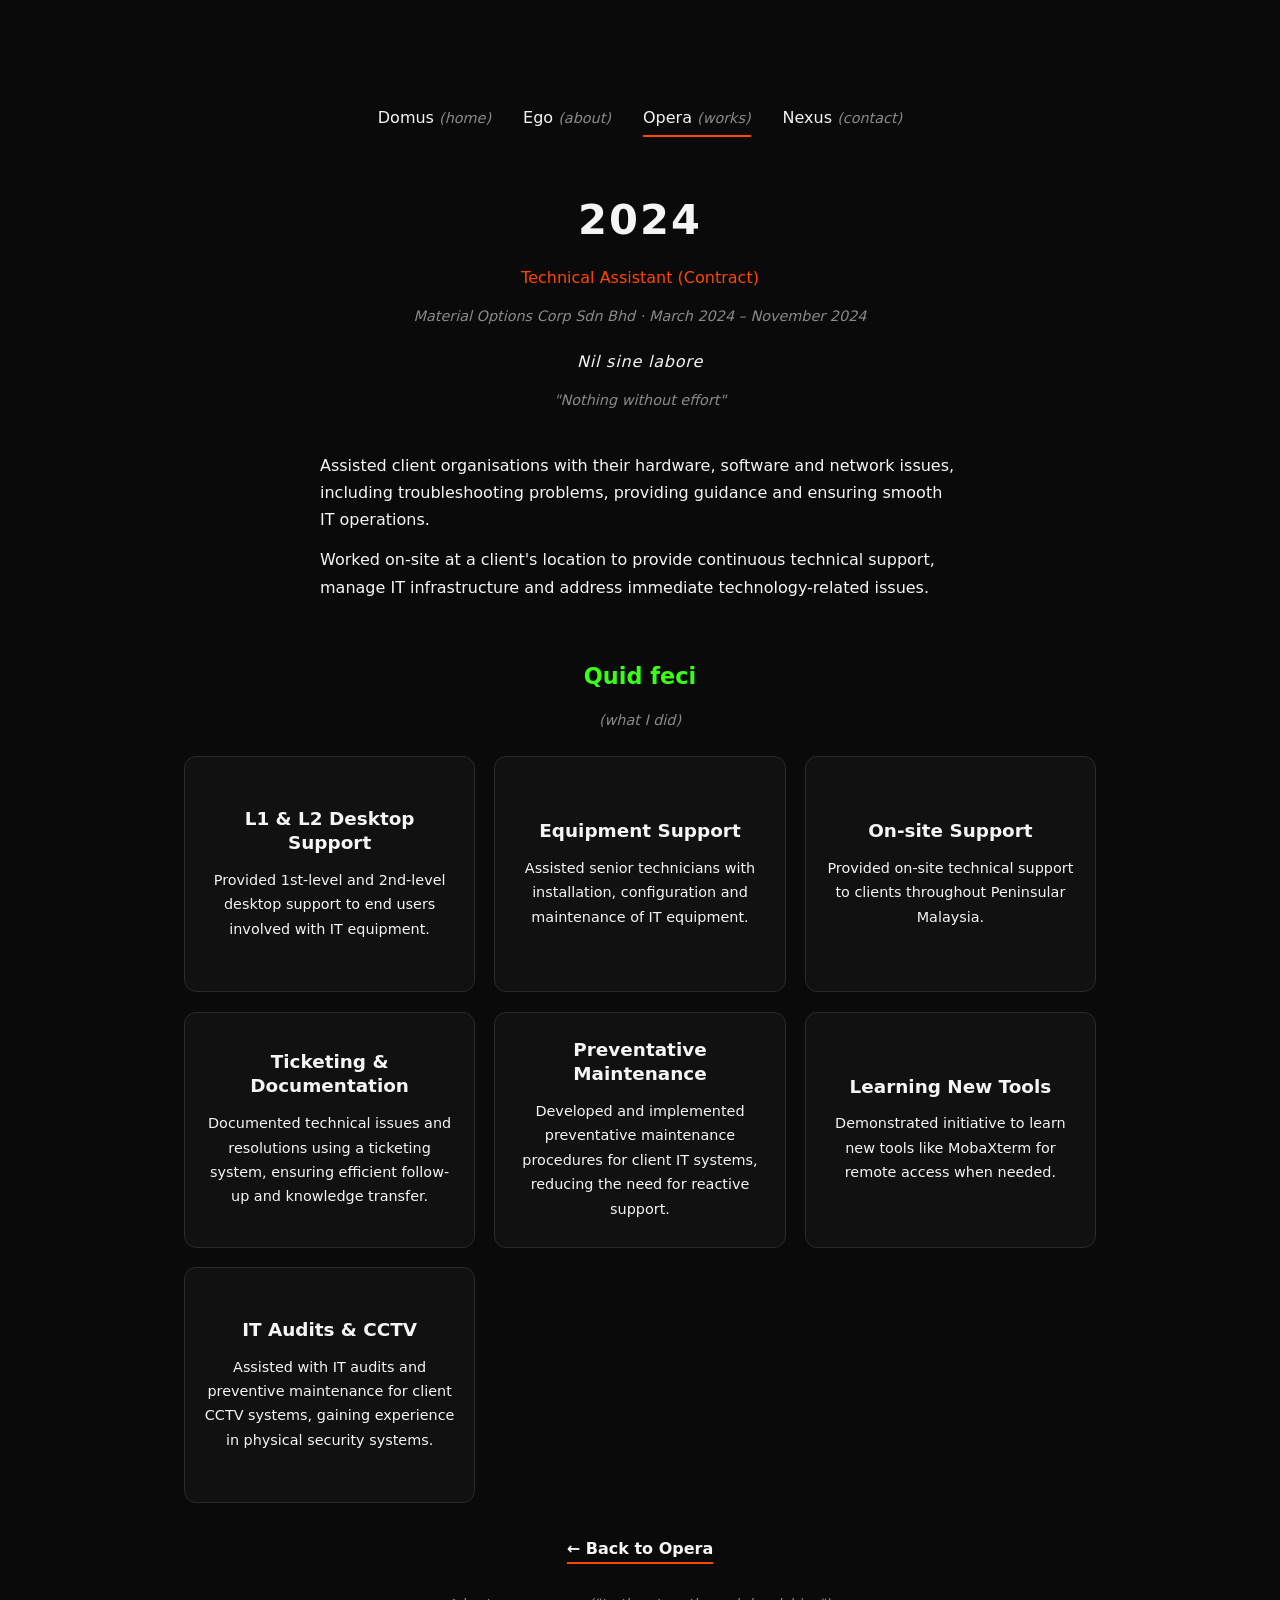
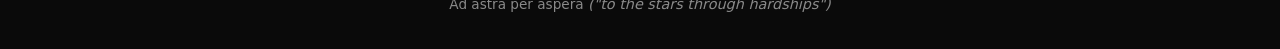
<file: opera/pages/opera-2024-early.html>
<!DOCTYPE html>
<!-- // Period page built from the opera-2024.html template.
     Public-safe: high-level wording only. No client names, sites, tickets or internal details. -->
<html lang="en">
  <head>
    <meta charset="UTF-8" />
    <meta name="viewport" content="width=device-width, initial-scale=1.0" />
    <title>Opera | 2024</title>
    <link rel="stylesheet" href="../../style.css" />
  </head>

  <body>
    <main class="wide">
      <nav>
        <a href="../../index.html">Domus <span class="meaning">(home)</span></a>
        <a href="../../about.html">Ego <span class="meaning">(about)</span></a>
        <a href="../opera.html" class="active">Opera <span class="meaning">(works)</span></a>
        <a href="#">Nexus <span class="meaning">(contact)</span></a>
      </nav>

      <!-- // Heading: the period, the role, the company + exact dates, and a Latin motto. -->
      <h1 style="margin-top: 3rem">2024</h1>
      <p class="tagline">Technical Assistant (Contract)</p>
      <p class="meaning">Material Options Corp Sdn Bhd &middot; March 2024 &ndash; November 2024</p>
      <p class="latin-line">Nil sine labore</p>
      <p class="meaning">"Nothing without effort"</p>

      <!-- // SUMMARY: a short introduction to this period. -->
      <section class="intro">
        <p>
          Assisted client organisations with their hardware, software and network issues, including troubleshooting problems, providing guidance and ensuring smooth IT operations.
        </p>
        <p>
          Worked on-site at a client's location to provide continuous technical support, manage IT infrastructure and address immediate technology-related issues.
        </p>
      </section>

      <!-- // WHAT I DID: one panel per point. Same compact panels as the 2024 template. -->
      <h2 class="section-title">Quid feci</h2>
      <p class="meaning">(what I did)</p>
      <section class="panels compact">

        <div class="panel">
          <h2>L1 &amp; L2 Desktop Support</h2>
          <p class="body-text">Provided 1st-level and 2nd-level desktop support to end users involved with IT equipment.</p>
        </div>

        <div class="panel">
          <h2>Equipment Support</h2>
          <p class="body-text">Assisted senior technicians with installation, configuration and maintenance of IT equipment.</p>
        </div>

        <div class="panel">
          <h2>On-site Support</h2>
          <p class="body-text">Provided on-site technical support to clients throughout Peninsular Malaysia.</p>
        </div>

        <div class="panel">
          <h2>Ticketing &amp; Documentation</h2>
          <p class="body-text">Documented technical issues and resolutions using a ticketing system, ensuring efficient follow-up and knowledge transfer.</p>
        </div>

        <div class="panel">
          <h2>Preventative Maintenance</h2>
          <p class="body-text">Developed and implemented preventative maintenance procedures for client IT systems, reducing the need for reactive support.</p>
        </div>

        <div class="panel">
          <h2>Learning New Tools</h2>
          <p class="body-text">Demonstrated initiative to learn new tools like MobaXterm for remote access when needed.</p>
        </div>

        <div class="panel">
          <h2>IT Audits &amp; CCTV</h2>
          <p class="body-text">Assisted with IT audits and preventive maintenance for client CCTV systems, gaining experience in physical security systems.</p>
        </div>

      </section>

      <!-- // BACK LINK to the Opera timeline. -->
      <p class="links"><a href="../opera.html">&larr; Back to Opera</a></p>
    </main>

    <footer>Ad astra per aspera <span class="meaning">("to the stars through hardships")</span></footer>
  </body>
</html>
</file>
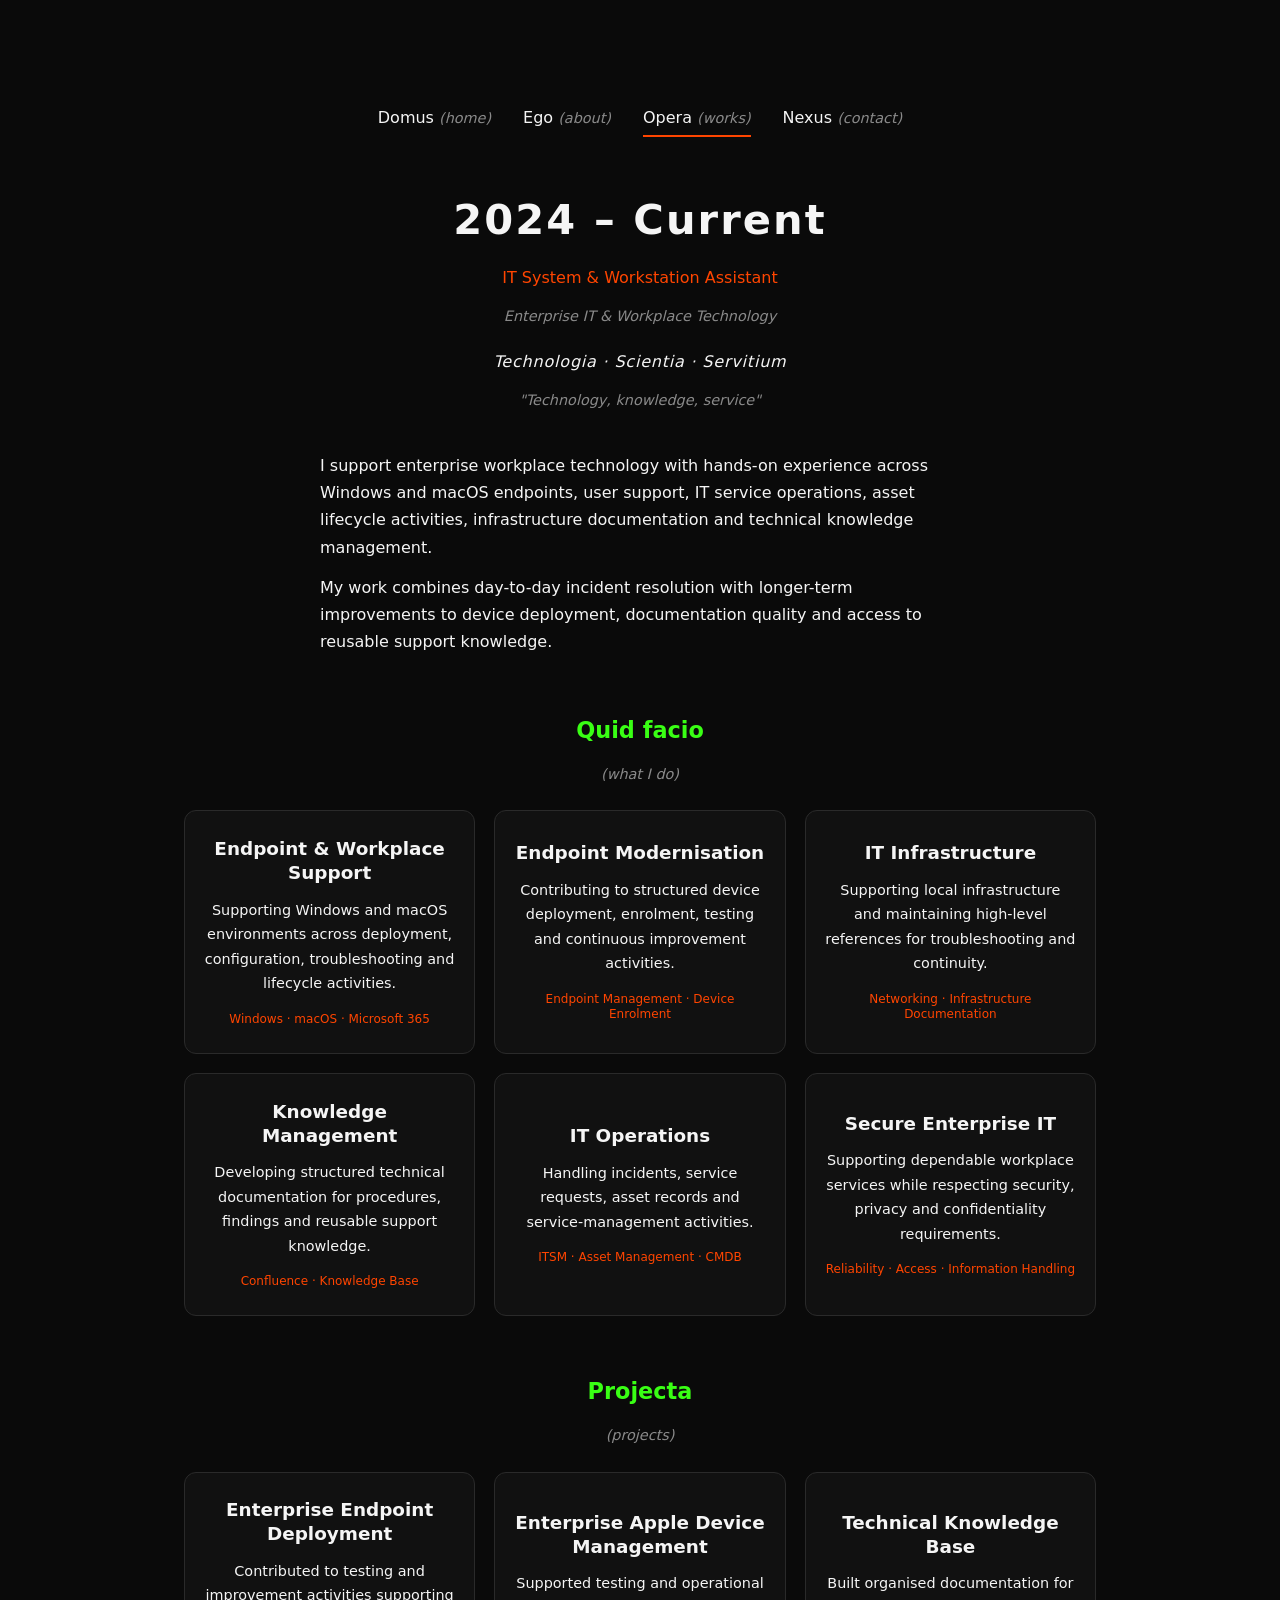
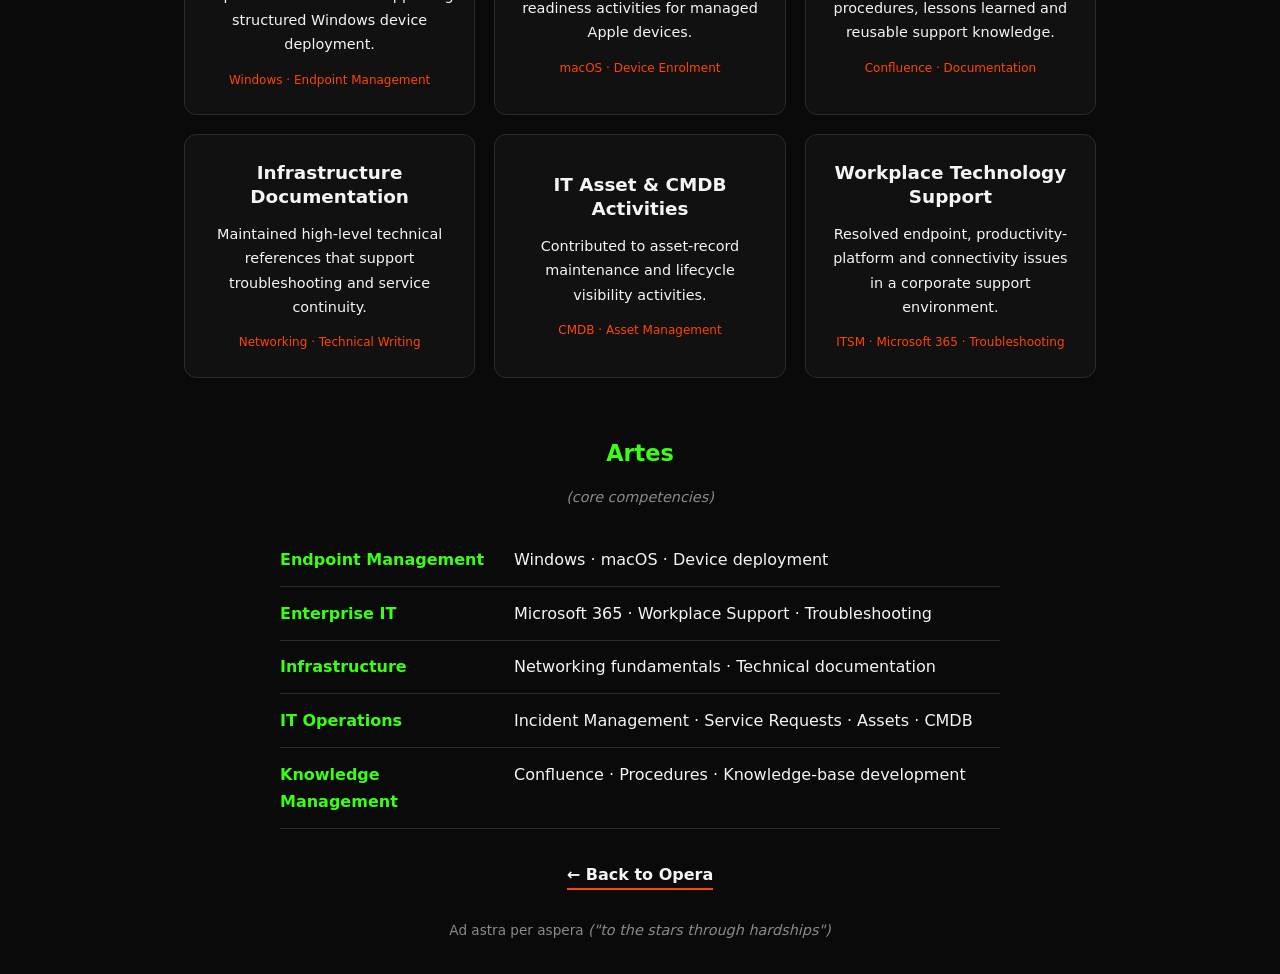
<file: opera/pages/opera-2024.html>
<!DOCTYPE html>
<!-- // TEMPLATE PAGE. This is the master layout for every period page on the Opera timeline.
     The other opera-20xx.html files in this folder (opera/pages/)
     are copies of this layout with different text. To add a new period: copy this file, rename it,
     change the heading, role, intro text and panels, then link a panel on opera/opera.html to it.
     Paths: this folder is two levels down, so the stylesheet and main links start with "../../". -->
<!-- // Detail page for the "2024 - Current" panel on opera.html.
     Public-safe: high-level only. No internal systems, tickets, names or configurations. -->
<html lang="en">
  <head>
    <meta charset="UTF-8" />
    <meta name="viewport" content="width=device-width, initial-scale=1.0" />
    <title>Opera | 2024 &ndash; Current</title>
    <link rel="stylesheet" href="../../style.css" />
  </head>

  <body>
    <main class="wide">
      <nav>
        <a href="../../index.html">Domus <span class="meaning">(home)</span></a>
        <a href="../../about.html">Ego <span class="meaning">(about)</span></a>
        <a href="../opera.html" class="active">Opera <span class="meaning">(works)</span></a>
        <a href="#">Nexus <span class="meaning">(contact)</span></a>
      </nav>

      <!-- // Heading: the period, the role, and a Latin triad (technology, knowledge, service). -->
      <h1 style="margin-top: 3rem">2024 &ndash; Current</h1>
      <p class="tagline">IT System &amp; Workstation Assistant</p>
      <p class="meaning">Enterprise IT &amp; Workplace Technology</p>
      <p class="latin-line">Technologia &middot; Scientia &middot; Servitium</p>
      <p class="meaning">"Technology, knowledge, service"</p>

      <!-- // PROFILE: a short public-facing introduction. -->
      <section class="intro">
        <p>
          I support enterprise workplace technology with hands-on experience across Windows and
          macOS endpoints, user support, IT service operations, asset lifecycle activities,
          infrastructure documentation and technical knowledge management.
        </p>
        <p>
          My work combines day-to-day incident resolution with longer-term improvements to device
          deployment, documentation quality and access to reusable support knowledge.
        </p>
      </section>

      <!-- // WHAT I DO: six areas of work. -->
      <h2 class="section-title">Quid facio</h2>
      <p class="meaning">(what I do)</p>
      <section class="panels compact">

        <div class="panel">
          <h2>Endpoint &amp; Workplace Support</h2>
          <p class="body-text">Supporting Windows and macOS environments across deployment, configuration, troubleshooting and lifecycle activities.</p>
          <p class="source">Windows &middot; macOS &middot; Microsoft 365</p>
        </div>

        <div class="panel">
          <h2>Endpoint Modernisation</h2>
          <p class="body-text">Contributing to structured device deployment, enrolment, testing and continuous improvement activities.</p>
          <p class="source">Endpoint Management &middot; Device Enrolment</p>
        </div>

        <div class="panel">
          <h2>IT Infrastructure</h2>
          <p class="body-text">Supporting local infrastructure and maintaining high-level references for troubleshooting and continuity.</p>
          <p class="source">Networking &middot; Infrastructure Documentation</p>
        </div>

        <div class="panel">
          <h2>Knowledge Management</h2>
          <p class="body-text">Developing structured technical documentation for procedures, findings and reusable support knowledge.</p>
          <p class="source">Confluence &middot; Knowledge Base</p>
        </div>

        <div class="panel">
          <h2>IT Operations</h2>
          <p class="body-text">Handling incidents, service requests, asset records and service-management activities.</p>
          <p class="source">ITSM &middot; Asset Management &middot; CMDB</p>
        </div>

        <div class="panel">
          <h2>Secure Enterprise IT</h2>
          <p class="body-text">Supporting dependable workplace services while respecting security, privacy and confidentiality requirements.</p>
          <p class="source">Reliability &middot; Access &middot; Information Handling</p>
        </div>

      </section>

      <!-- // PROJECTS: public-safe stories that focus on transferable capability. -->
      <h2 class="section-title">Projecta</h2>
      <p class="meaning">(projects)</p>
      <section class="panels compact">

        <div class="panel">
          <h2>Enterprise Endpoint Deployment</h2>
          <p class="body-text">Contributed to testing and improvement activities supporting structured Windows device deployment.</p>
          <p class="source">Windows &middot; Endpoint Management</p>
        </div>

        <div class="panel">
          <h2>Enterprise Apple Device Management</h2>
          <p class="body-text">Supported testing and operational readiness activities for managed Apple devices.</p>
          <p class="source">macOS &middot; Device Enrolment</p>
        </div>

        <div class="panel">
          <h2>Technical Knowledge Base</h2>
          <p class="body-text">Built organised documentation for procedures, lessons learned and reusable support knowledge.</p>
          <p class="source">Confluence &middot; Documentation</p>
        </div>

        <div class="panel">
          <h2>Infrastructure Documentation</h2>
          <p class="body-text">Maintained high-level technical references that support troubleshooting and service continuity.</p>
          <p class="source">Networking &middot; Technical Writing</p>
        </div>

        <div class="panel">
          <h2>IT Asset &amp; CMDB Activities</h2>
          <p class="body-text">Contributed to asset-record maintenance and lifecycle visibility activities.</p>
          <p class="source">CMDB &middot; Asset Management</p>
        </div>

        <div class="panel">
          <h2>Workplace Technology Support</h2>
          <p class="body-text">Resolved endpoint, productivity-platform and connectivity issues in a corporate support environment.</p>
          <p class="source">ITSM &middot; Microsoft 365 &middot; Troubleshooting</p>
        </div>

      </section>

      <!-- // CORE COMPETENCIES -->
      <h2 class="section-title">Artes</h2>
      <p class="meaning">(core competencies)</p>
      <section class="competencies">
        <div class="row"><span class="label">Endpoint Management</span><span>Windows &middot; macOS &middot; Device deployment</span></div>
        <div class="row"><span class="label">Enterprise IT</span><span>Microsoft 365 &middot; Workplace Support &middot; Troubleshooting</span></div>
        <div class="row"><span class="label">Infrastructure</span><span>Networking fundamentals &middot; Technical documentation</span></div>
        <div class="row"><span class="label">IT Operations</span><span>Incident Management &middot; Service Requests &middot; Assets &middot; CMDB</span></div>
        <div class="row"><span class="label">Knowledge Management</span><span>Confluence &middot; Procedures &middot; Knowledge-base development</span></div>
      </section>

      <!-- // BACK LINK to the Opera timeline. -->
      <p class="links"><a href="../opera.html">&larr; Back to Opera</a></p>
    </main>

    <footer>Ad astra per aspera <span class="meaning">("to the stars through hardships")</span></footer>
  </body>
</html>
</file>
<file: style.css>
/* // COLOUR PALETTE: we store colours once as "variables", then reuse them everywhere.
      To change a colour for the whole site, edit it here only. */
:root {
  --black: #0a0a0a;      /* // page background */
  --white: #f5f5f5;      /* // main text */
  --grey: #8a8a8a;       /* // quiet secondary text */
  --green: #39ff14;      /* // neon green accent */
  --orange: #ff4500;     /* // red-orange accent */
}

/* // RESET: removes the browser's default spacing so we start from a clean slate. */
* { margin: 0; padding: 0; box-sizing: border-box; }

/* // BODY: sets the background, text colour and font for the entire page.
      min-height + flex keeps the content centred and the footer at the bottom. */
body {
  background: var(--black);
  color: var(--white);
  font-family: "Segoe UI", system-ui, sans-serif;
  line-height: 1.7;
  min-height: 100vh;
  display: flex;
  flex-direction: column;
  align-items: center;
}

/* // MAIN: the content area. max-width stops text stretching too wide on big screens. */
main {
  width: 100%;
  max-width: 720px;
    padding: 4rem 1.5rem 1rem;    /* // top, left/right, bottom */
  text-align: center;
  flex: 1;
}

/* // PROFILE PICTURE: a circle (border-radius 50%) with a neon green ring. */
.profile {
  width: 180px;      /* // change this number to make the circle wider */
  height: 180px;     /* // change this to the SAME number, so it stays a circle */
  border-radius: 50%;
  object-fit: cover;               /* // crops your photo neatly to fit the circle */
    object-position: 50% 45%;   /* // first number = left/right, second number = up/down */
  border: 3px solid var(--green);
  box-shadow: 0 0 25px rgba(57, 255, 20, 0.35);   /* // soft neon glow */
  margin-bottom: 1.5rem;
}

/* // HEADINGS */
h1 { font-size: 2.6rem; letter-spacing: 0.05em; }
h2 { font-size: 1.4rem; color: var(--green); margin: 2.5rem 0 0.5rem; }

/* // MEANING: small grey text for the English translation of Latin words. */
.meaning { color: var(--grey); font-style: italic; font-size: 0.9rem; }
.tagline { color: var(--orange); margin-top: 0.5rem; }

/* // NAVIGATION MENU: links laid out in a row, wrapping on small phone screens. */
nav {
  display: flex;
  justify-content: center;
  flex-wrap: wrap;
  gap: 1rem 2rem;
  margin-top: 2.5rem;
}
nav a {
  color: var(--white);
  text-decoration: none;
  padding-bottom: 4px;
  border-bottom: 2px solid transparent;
  transition: 0.25s;                /* // makes the hover change smooth */
}
/* // HOVER: green underline when the mouse is over a link. */
nav a:hover { color: var(--green); border-bottom-color: var(--green); }
/* // ACTIVE: the page you are currently on gets the orange underline. */
nav a.active { border-bottom-color: var(--orange); }

/* // ABOUT PAGE TEXT */
p { margin-top: 0.8rem; }
.about-text { text-align: left; }

/* // FOOTER */
footer { color: var(--grey); font-size: 0.85rem; padding: 0.85rem 0 2rem; }

/* // WIDE: lets the landing page grow wider so three panels fit side by side. */
main.wide { max-width: 960px; }

/* // GRID: the layout engine. repeat(3, 1fr) = three equal columns.
      grid-auto-rows: 1fr = every row has the same height, so all panels are equal size. */
nav.panels {
  display: grid;
  grid-template-columns: repeat(3, 1fr);
  grid-auto-rows: 1fr;
  gap: 1.2rem;                      /* // space between panels */
  margin-top: 3rem;
}

/* // PANEL: one box. flex column stacks the text and centres it. */
.panels .panel {
  display: flex;
  flex-direction: column;
  align-items: center;
  justify-content: center;
  padding: 1.6rem 1.2rem;
  background: #111;                 /* // slightly lighter than the page so the box shows */
  border: 1px solid #2a2a2a;
  border-radius: 12px;
  text-decoration: none;
  color: var(--white);
  transition: 0.25s;
}

/* // HOVER: neon green border, soft glow, and the panel lifts up a little. */
.panels .panel:hover {
  border-color: var(--green);
  box-shadow: 0 0 20px rgba(57, 255, 20, 0.25);
  transform: translateY(-4px);
}

/* // PANEL TITLE: large heading. Turns green on hover. */
.panels .panel h2 {
  font-size: 1.8rem;
  color: var(--white);
  margin: 0;
  transition: 0.25s;
}
.panels .panel:hover h2 { color: var(--green); }

/* // LATIN TEXT: italic, a little larger, with space above and below. */
.panels .latin {
  font-style: italic;
  font-size: 1rem;
  margin: 1rem 0 0.2rem;
  line-height: 1.4;
}

/* // SOURCE: tiny orange line naming the book or thinker. */
.panels .source {
  color: var(--orange);
  font-size: 0.75rem;
  margin-top: 0.8rem;
  line-height: 1.3;
}

/* // Removes the extra top gap that paragraphs normally have inside panels. */
.panels .panel p { margin-top: 0; }
/* // ABOUT PANELS: same grid as the landing page, but on a <section>. */
section.panels {
  
  display: grid;
  grid-template-columns: repeat(3, 1fr);
  grid-auto-rows: 1fr;
  gap: 1.2rem;
  margin-top: 2rem;
}

section.panels {
  display: grid;
  grid-template-columns: repeat(auto-fit, minmax(240px, 1fr));
  gap: 1.2rem;
  margin-top: 2rem;
}

/* // RESPONSIVE: fewer columns on smaller screens so nothing gets squashed.
      Tablet = 2 columns, phone = 1 column. */
@media (max-width: 800px) { nav.panels { grid-template-columns: repeat(2, 1fr); } }
@media (max-width: 520px) { nav.panels { grid-template-columns: 1fr; } }

/* // LINKS: LinkedIn and Contacts, separated by an "x". */
.links {
  margin-top: 2rem;
  font-weight: 700;              /* // bold */
}
.links a {
  color: var(--white);
  text-decoration: none;
  padding-bottom: 4px;
  border-bottom: 2px solid var(--orange);
  transition: 0.25s;
}
.links a:hover {
  color: var(--green);
  border-bottom-color: var(--green);
}
.links .sep {
  color: var(--white);           /* // was grey, now white */
  margin: 0 0.8rem;
}


/* ============================================================
   OPERA PAGE (opera.html): timeline + job details
   ============================================================ */

/* // TIMELINE PANELS: two columns on the Opera page, so four panels sit as a 2 x 2 grid.
      The extra class name makes this rule win over the generic section.panels rules above. */
section.panels.opera-panels {
  grid-template-columns: repeat(2, 1fr);
  grid-auto-rows: 1fr;
  margin-top: 3rem;
}
.opera-panels .icon { font-size: 2rem; margin-bottom: 0.4rem; }

/* // LOCKED PANEL: a period that is "to be completed". Dimmed, and it does not react to hover. */
.panels .panel.locked { opacity: 0.45; cursor: default; }
.panels .panel.locked:hover {
  border-color: #2a2a2a;
  box-shadow: none;
  transform: none;
}
.panels .panel.locked:hover h2 { color: var(--white); }

/* // DETAIL PAGE: Latin triad under the role title. */
.latin-line { font-style: italic; margin-top: 1.2rem; letter-spacing: 0.05em; }

/* // INTRO: short profile text, left-aligned for easy reading. */
.intro { max-width: 640px; margin: 2.5rem auto 0; text-align: left; }

/* // SECTION TITLE: green heading that introduces each block (Quid facio, Projecta, Artes). */
h2.section-title { margin: 3.5rem 0 0; }

/* // COMPACT PANELS: smaller text so 6 panels fit neatly. Three columns, then fewer on smaller screens. */
section.panels.compact {
  grid-template-columns: repeat(3, 1fr);
  grid-auto-rows: 1fr;
  margin-top: 1.5rem;
}
.panels.compact .panel h2 { font-size: 1.15rem; line-height: 1.3; }
.panels.compact .body-text { font-size: 0.9rem; margin-top: 0.8rem; color: var(--white); }
.panels.compact .panel:hover { transform: none; }  /* // not clickable, so no lift */

/* // COMPETENCIES: label on the left, details on the right. */
.competencies { max-width: 720px; margin: 1.5rem auto 0; text-align: left; }
.competencies .row {
  display: flex;
  flex-wrap: wrap;
  gap: 0.2rem 1.5rem;
  padding: 0.8rem 0;
  border-bottom: 1px solid #2a2a2a;
}
.competencies .label { color: var(--green); font-weight: 700; flex: 0 0 210px; }

/* // RESPONSIVE for the Opera pages. */
@media (max-width: 800px) {
  section.panels.compact { grid-template-columns: repeat(2, 1fr); }
}
@media (max-width: 520px) {
  section.panels.opera-panels,
  section.panels.compact { grid-template-columns: 1fr; }
  .competencies .label { flex-basis: 100%; }
}
.panels.compact .source { margin-top: 1rem; }

/* ============================================================
   HOME PAGE: BIGGER PANELS (nav.panels.large in index.html)
   Change the numbers below to make the panels bigger or smaller.
   ============================================================ */
nav.panels.large {
  gap: 1.6rem;                      /* // space between panels */
  margin-top: 3rem;
}
.panels.large .panel {
  min-height: 500px;                /* // panel height: raise to make taller */
  padding: 2.5rem 1.6rem;           /* // inner space: top/bottom, left/right */
}
.panels.large .icon { font-size: 3.2rem; margin-bottom: 0.6rem; }
.panels.large .panel h2 { font-size: 2.4rem; }
.panels.large .meaning { font-size: 1rem; }
.panels.large .latin { font-size: 1.2rem; margin-top: 1.4rem; }
.panels.large .source { font-size: 0.85rem; margin-top: 1rem; }

/* // DEDICATION + LINKS: sit closer to the panels and the footer. */
.dedication { margin-top: 2rem; }
.dedication + .links { margin-top: 1.5rem; }

/* // PHONE: bigger panels are tall, so keep them a bit shorter on small screens. */
@media (max-width: 520px) {
  .panels.large .panel { min-height: 300px; padding: 2rem 1.2rem; }
}

/* ============================================================
   OPERA PAGE: PANEL HEIGHT (opera.html only)
   Home page panels are 500px tall. Opera panels are kept shorter
   so the four panels sit close to the footer.
   Change the numbers below to make them taller or shorter.
   ============================================================ */
section.panels.opera-panels {
  gap: 1.2rem;                      /* // space between panels */
  margin-top: 2.5rem;               /* // space between the heading and the panels */
}
section.panels.opera-panels .panel {
  min-height: 200px;                /* // panel height: raise to make taller (home page = 500px) */
  padding: 1.6rem 1.2rem;           /* // inner space: top/bottom, left/right */
}
/* // The Opera page is now long (all jobs on one page), so the panels no longer need to stretch
      to reach the footer. Just keep a little bottom space. */
main.wide:has(.opera-panels) { padding-bottom: 0.5rem; }

@media (max-width: 520px) {
  section.panels.opera-panels .panel { min-height: 150px; }
}


/* ============================================================
   EGO PAGE (about.html): single information panel + certificate strip
   ============================================================ */

/* // ONE PANEL: Praesens sits alone, centred, and not stretched across the full width. */
section.panels.about-single {
  grid-template-columns: 1fr;
  max-width: 620px;
  margin-left: auto;
  margin-right: auto;
}

/* // CERTIFICATE STRIP: one row that scrolls sideways when it is wider than the screen.
      scroll-snap makes each certificate click into place as you swipe. */
.cert-strip {
  display: flex;
  gap: 1rem;
  max-width: 620px;
  margin: 1.2rem auto 0;
  padding: 6px 4px 14px;
  overflow-x: auto;
  scroll-snap-type: x mandatory;
  scrollbar-width: thin;
  scrollbar-color: var(--green) #111;
}

/* // ONE CERTIFICATE: fixed width so about three fit on screen and the rest scroll in. */
.cert-strip .cert {
  flex: 0 0 200px;
  scroll-snap-align: center;
  background: #111;
  border: 1px solid #2a2a2a;
  border-radius: 10px;
  color: var(--white);
  text-decoration: none;
  transition: 0.25s;
}
.cert-strip a.cert:hover {
  border-color: var(--green);
  box-shadow: 0 0 20px rgba(57, 255, 20, 0.25);
}
.cert-strip .cert img { width: 100%; display: block; border-radius: 10px; }

/* // PLACEHOLDER: dashed box shown until the real scan is added. */
.cert-strip .cert.placeholder {
  height: 150px;
  display: flex;
  flex-direction: column;
  align-items: center;
  justify-content: center;
  border-style: dashed;
  color: var(--grey);
  font-size: 0.9rem;
  line-height: 1.4;
}

.swipe-hint { font-size: 0.8rem; margin-top: 0; }


/* ============================================================
   OPERA PAGE: 6 PANELS + PIPELINE (timeline)
   ============================================================ */

/* // SIX PANELS: 3 columns x 2 rows on desktop, 2 columns on tablet, 1 column on phone. */
section.panels.opera-panels { grid-template-columns: repeat(3, 1fr); }
.opera-panels .panel .latin { margin-top: 0.8rem; }

/* // STATIC PANEL: not a link, so it does not lift on hover. It only changes the border colour. */
.panels .panel.static:hover { transform: none; }
/* // CURRENT PANEL (the newest): orange border so it stands out. */
.panels .panel.current { border-color: var(--orange); }

/* // PIPELINE: six steps on one line. A gradient line (green -> orange) runs behind the dots. */
.pipeline {
  list-style: none;
  display: grid;
  grid-template-columns: repeat(6, 1fr);
  position: relative;
  max-width: 1000px;
  margin: 2.5rem auto 0;
  padding: 0;
}
.pipeline::before {                 /* // the line, from the middle of the first dot to the last dot */
  content: "";
  position: absolute;
  top: 7px;
  left: calc(100% / 12);
  right: calc(100% / 12);
  height: 2px;
  background: linear-gradient(90deg, var(--green), var(--orange));
}
.pipeline .step {
  position: relative;
  display: flex;
  flex-direction: column;
  gap: 0.25rem;
  padding: 1.8rem 0.6rem 0;
  text-align: center;
}
.pipeline .step::before {           /* // the dot on the line */
  content: "";
  position: absolute;
  top: 0;
  left: 50%;
  width: 16px;
  height: 16px;
  transform: translateX(-50%);
  border-radius: 50%;
  background: var(--black);
  border: 2px solid var(--green);
}
.pipeline .step.current::before {   /* // newest dot: filled orange with a glow */
  background: var(--orange);
  border-color: var(--orange);
  box-shadow: 0 0 12px rgba(255, 69, 0, 0.7);
}
.pipeline .year    { color: var(--green); font-weight: 700; }
.pipeline .company { color: var(--white); font-size: 0.9rem; line-height: 1.35; }
.pipeline .role    { color: var(--grey); font-size: 0.8rem; font-style: italic; line-height: 1.35; }

/* // RESPONSIVE */
@media (max-width: 800px) {
  section.panels.opera-panels { grid-template-columns: repeat(2, 1fr); }
  /* // PIPELINE on tablet / phone: becomes a vertical line on the left, one step per row. */
  .pipeline { grid-template-columns: 1fr; max-width: 420px; }
  .pipeline::before {
    top: 8px; bottom: 8px; left: 7px; right: auto;
    width: 2px; height: auto;
    background: linear-gradient(180deg, var(--green), var(--orange));
  }
  .pipeline .step { padding: 0 0 1.6rem 2.2rem; text-align: left; }
  .pipeline .step::before { top: 0.3rem; left: 0; transform: none; }
}
@media (max-width: 520px) {
  section.panels.opera-panels { grid-template-columns: 1fr; }
}
</file>
